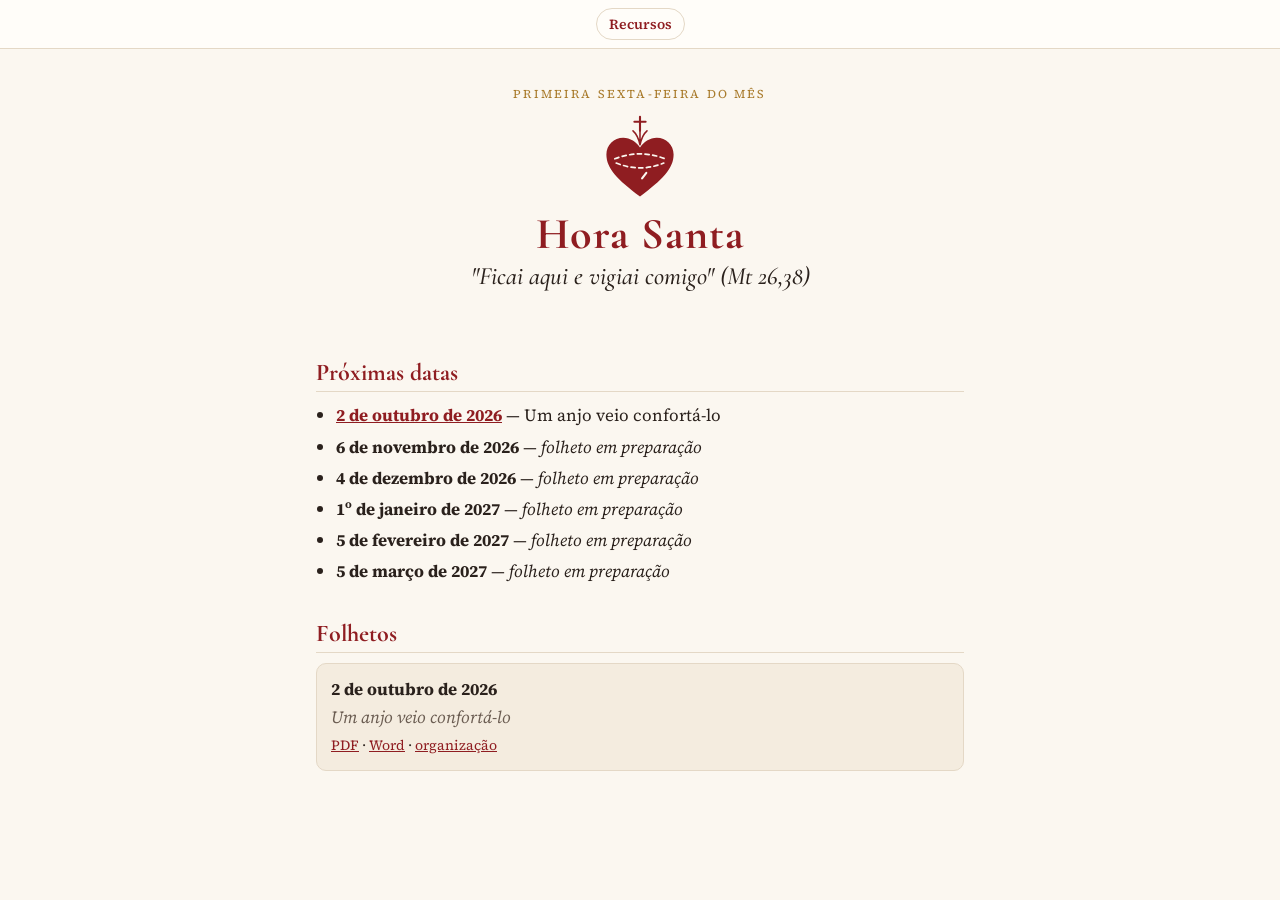
<file: index.html>
<!doctype html><html lang="pt-BR"><head><meta charset="utf-8">
<meta name="viewport" content="width=device-width, initial-scale=1">
<title>Horas Santas</title>
<meta name="description" content="Folhetos e organização da Hora Santa da primeira sexta-feira.">
<link href="https://fonts.googleapis.com/css2?family=Cormorant+Garamond:ital,wght@0,500;0,700;1,500&family=Source+Serif+4:opsz,wght@8..60,400;8..60,600&display=swap" rel="stylesheet">
<style>:root {
  --papel: #fbf7f0; --tinta: #2a211c; --suave: #6b5d52; --linha: #e4d8c6;
  --rubi: #8f1d21; --ouro: #a97b2c; --caixa: #f4ecdf; --barra: #fffdf9;
}
@media (prefers-color-scheme: dark) {
  :root:not([data-theme="light"]) {
    --papel: #1b1614; --tinta: #efe6da; --suave: #b9aa9a; --linha: #3a302a;
    --rubi: #e0676b; --ouro: #d7a854; --caixa: #262019; --barra: #221c19;
  }
}
:root[data-theme="dark"] {
  --papel: #1b1614; --tinta: #efe6da; --suave: #b9aa9a; --linha: #3a302a;
  --rubi: #e0676b; --ouro: #d7a854; --caixa: #262019; --barra: #221c19;
}
* { box-sizing: border-box; }
html { -webkit-text-size-adjust: 100%; }
body {
  margin: 0; background: var(--papel); color: var(--tinta);
  font: 17px/1.6 "Source Serif 4", Georgia, "Palatino Linotype", serif;
}
main { max-width: 680px; margin: 0 auto; padding: 0 16px 48px; }
.barra {
  position: sticky; top: 0; z-index: 5; display: flex; gap: 6px; flex-wrap: wrap;
  justify-content: center; padding: 8px 12px; background: var(--barra);
  border-bottom: 1px solid var(--linha);
}
.barra a {
  font: 600 14px/1 "Source Serif 4", Georgia, serif; color: var(--rubi);
  text-decoration: none; padding: 8px 12px; border: 1px solid var(--linha); border-radius: 999px;
}
.barra a:hover { background: var(--caixa); }

/* capa */
.capa { text-align: center; padding: 36px 0 28px; border-bottom: 2px solid var(--ouro); margin-bottom: 18px; }
.capa.curta { border: 0; }
.emblema { width: 84px; height: 91px; color: var(--rubi); display: block; margin: 10px auto 4px; }
.capa h1 {
  font: 700 44px/1.05 "Cormorant Garamond", Georgia, serif; color: var(--rubi);
  margin: 6px 0 4px; letter-spacing: .02em;
}
.sobre { text-transform: uppercase; letter-spacing: .18em; font-size: 12px; color: var(--ouro); margin: 0; }
.data { font-size: 19px; font-weight: 600; margin: 4px 0 14px; }
.tema { font: italic 500 25px/1.25 "Cormorant Garamond", Georgia, serif; margin: 0 0 4px; }
.versiculo { color: var(--suave); font-size: 15px; margin: 0 0 16px; }
.programa {
  list-style: none; padding: 12px 16px; margin: 0 auto 14px; max-width: 380px; text-align: left;
  background: var(--caixa); border-radius: 10px; font-size: 15px;
}
.programa li { padding: 3px 0; }
.programa b { color: var(--rubi); display: inline-block; min-width: 52px; }
.paroquia { font-size: 14px; color: var(--suave); margin: 0; }

/* corpo */
h2 {
  font: 700 27px/1.2 "Cormorant Garamond", Georgia, serif; color: var(--rubi);
  margin: 34px 0 10px; padding-bottom: 4px; border-bottom: 1px solid var(--linha);
}
h3 { font: 700 21px/1.25 "Cormorant Garamond", Georgia, serif; margin: 22px 0 6px; color: var(--tinta); }
.hora {
  display: inline-block; font: 600 14px/1 "Source Serif 4", Georgia, serif; color: #fff;
  background: var(--rubi); padding: 5px 9px; border-radius: 6px; vertical-align: 4px; margin-right: 4px;
}
p { margin: 0 0 10px; }
.rubrica p { color: var(--rubi); font-style: italic; font-size: 15px; margin: 4px 0 8px; }
.fala { padding-left: 30px; text-indent: -30px; }
.fala p { margin: 0 0 8px; }
.quem { color: var(--rubi); font-weight: 600; display: inline-block; width: 26px; text-indent: 0; }
.todos p { font-weight: 600; }
.oracao, .nota {
  background: var(--caixa); border-left: 4px solid var(--ouro); border-radius: 0 10px 10px 0;
  padding: 12px 16px; margin: 12px 0 16px;
}
.nota, .oracao.curta { break-inside: avoid; }
.check ul { list-style: none; padding-left: 2px; }
.oracao .tit, .nota .tit {
  font: 700 19px/1.2 "Cormorant Garamond", Georgia, serif; color: var(--rubi); margin-bottom: 6px;
}
.nota { border-left-color: var(--rubi); font-size: 15.5px; }
.oracao p:last-child, .nota p:last-child { margin-bottom: 0; }
ul, ol { padding-left: 22px; margin: 0 0 12px; }
li { margin: 2px 0; }
table { width: 100%; border-collapse: collapse; font-size: 15px; margin: 8px 0 16px; }
th, td { border: 1px solid var(--linha); padding: 6px 8px; text-align: left; vertical-align: top; }
th { background: var(--caixa); }
.tabela { overflow-x: auto; }
hr { border: 0; border-top: 1px solid var(--linha); margin: 24px 0; }
a { color: var(--rubi); }
.rodape { margin-top: 36px; padding-top: 10px; border-top: 1px solid var(--linha); font-size: 13px; color: var(--suave); text-align: center; }

/* índice */
.arquivo { list-style: none; padding: 0; }
.arquivo li { border: 1px solid var(--linha); border-radius: 10px; padding: 12px 14px; margin: 10px 0; background: var(--caixa); }
.arquivo li > a { text-decoration: none; color: var(--tinta); display: block; }
.arquivo span { display: block; font-style: italic; color: var(--suave); }
.arquivo small { font-size: 14px; }

@media (max-width: 480px) {
  body { font-size: 16.5px; }
  .capa h1 { font-size: 38px; }
  table { font-size: 14px; }
}

/* impressão: A5, pronto para dobrar ou enviar */
@page { size: A5; margin: 13mm 12mm 14mm; }
@media print {
  :root { --papel: #fff; --tinta: #1d1714; --suave: #5c5047; --linha: #d9ccb8;
          --rubi: #8f1d21; --ouro: #a97b2c; --caixa: #f6efe4; }
  body { font-size: 10.6pt; line-height: 1.45; background: #fff; }
  main { max-width: none; padding: 0; }
  .barra { display: none; }
  .capa { min-height: 178mm; display: flex; flex-direction: column; justify-content: center;
          border-bottom: 0; break-after: page; padding: 0; }
  .emblema { width: 30mm; height: 33mm; }
  .capa h1 { font-size: 34pt; }
  h2 { font-size: 17pt; margin-top: 16pt; break-after: avoid; }
  h3 { font-size: 13.5pt; break-after: avoid; }
  .hora { font-size: 9pt; }
  .rubrica p { font-size: 9.5pt; }
  .quebra { break-after: page; }
  .nota, tr { break-inside: avoid; }
  .oracao { box-decoration-break: clone; -webkit-box-decoration-break: clone; }
  table { font-size: 9pt; }
  a { color: inherit; text-decoration: none; }
  * { -webkit-print-color-adjust: exact; print-color-adjust: exact; }
}
.proximas { padding-left: 20px; }
.proximas li { margin: 4px 0; }
.indice h2 { font-size: 24px; }
</style></head><body class="indice">
<nav class="barra"><a href="recursos.html">Recursos</a></nav><main>
<header class="capa curta"><p class="sobre">Primeira sexta-feira do mês</p><svg class="emblema" viewBox="0 0 120 130" aria-hidden="true">
  <g fill="none" stroke="currentColor" stroke-width="2.2" stroke-linecap="round">
    <path d="M60 44 C60 44 57 30 50 24 M60 44 C60 44 63 30 70 24 M60 40 C60 40 60 26 60 18"/>
    <path d="M60 4 V24 M52 11 H68" stroke-width="3"/>
  </g>
  <path d="M60 118 C28 94 12 78 12 58 C12 44 23 34 36 34 C46 34 55 40 60 48 C65 40 74 34 84 34 C97 34 108 44 108 58 C108 78 92 94 60 118 Z"
        fill="currentColor"/>
  <g fill="none" stroke="#fbf7f0" stroke-width="2.4" stroke-linecap="round">
    <path d="M24 64 Q60 50 96 64" stroke-dasharray="6 5"/>
    <path d="M26 70 Q60 84 94 70" stroke-dasharray="6 5"/>
  </g>
  <path d="M63 92 l6 -8" stroke="#fbf7f0" stroke-width="3" stroke-linecap="round"/>
</svg><h1>Hora Santa</h1>
<p class="tema">"Ficai aqui e vigiai comigo" (Mt 26,38)</p></header>
<h2>Próximas datas</h2><ul class="proximas"><li><a href="2026-10-02/folheto.html"><b>2 de outubro de 2026</b></a> — Um anjo veio confortá-lo</li><li><b>6 de novembro de 2026</b> — <i>folheto em preparação</i></li><li><b>4 de dezembro de 2026</b> — <i>folheto em preparação</i></li><li><b>1º de janeiro de 2027</b> — <i>folheto em preparação</i></li><li><b>5 de fevereiro de 2027</b> — <i>folheto em preparação</i></li><li><b>5 de março de 2027</b> — <i>folheto em preparação</i></li></ul>
<h2>Folhetos</h2><ul class="arquivo"><li><a href="2026-10-02/folheto.html"><b>2 de outubro de 2026</b>
<span>Um anjo veio confortá-lo</span></a>
<small><a href="2026-10-02/folheto.pdf">PDF</a> · <a href="2026-10-02/folheto.docx">Word</a> · <a href="2026-10-02/organizacao.html">organização</a></small></li></ul></main></body></html>
</file>
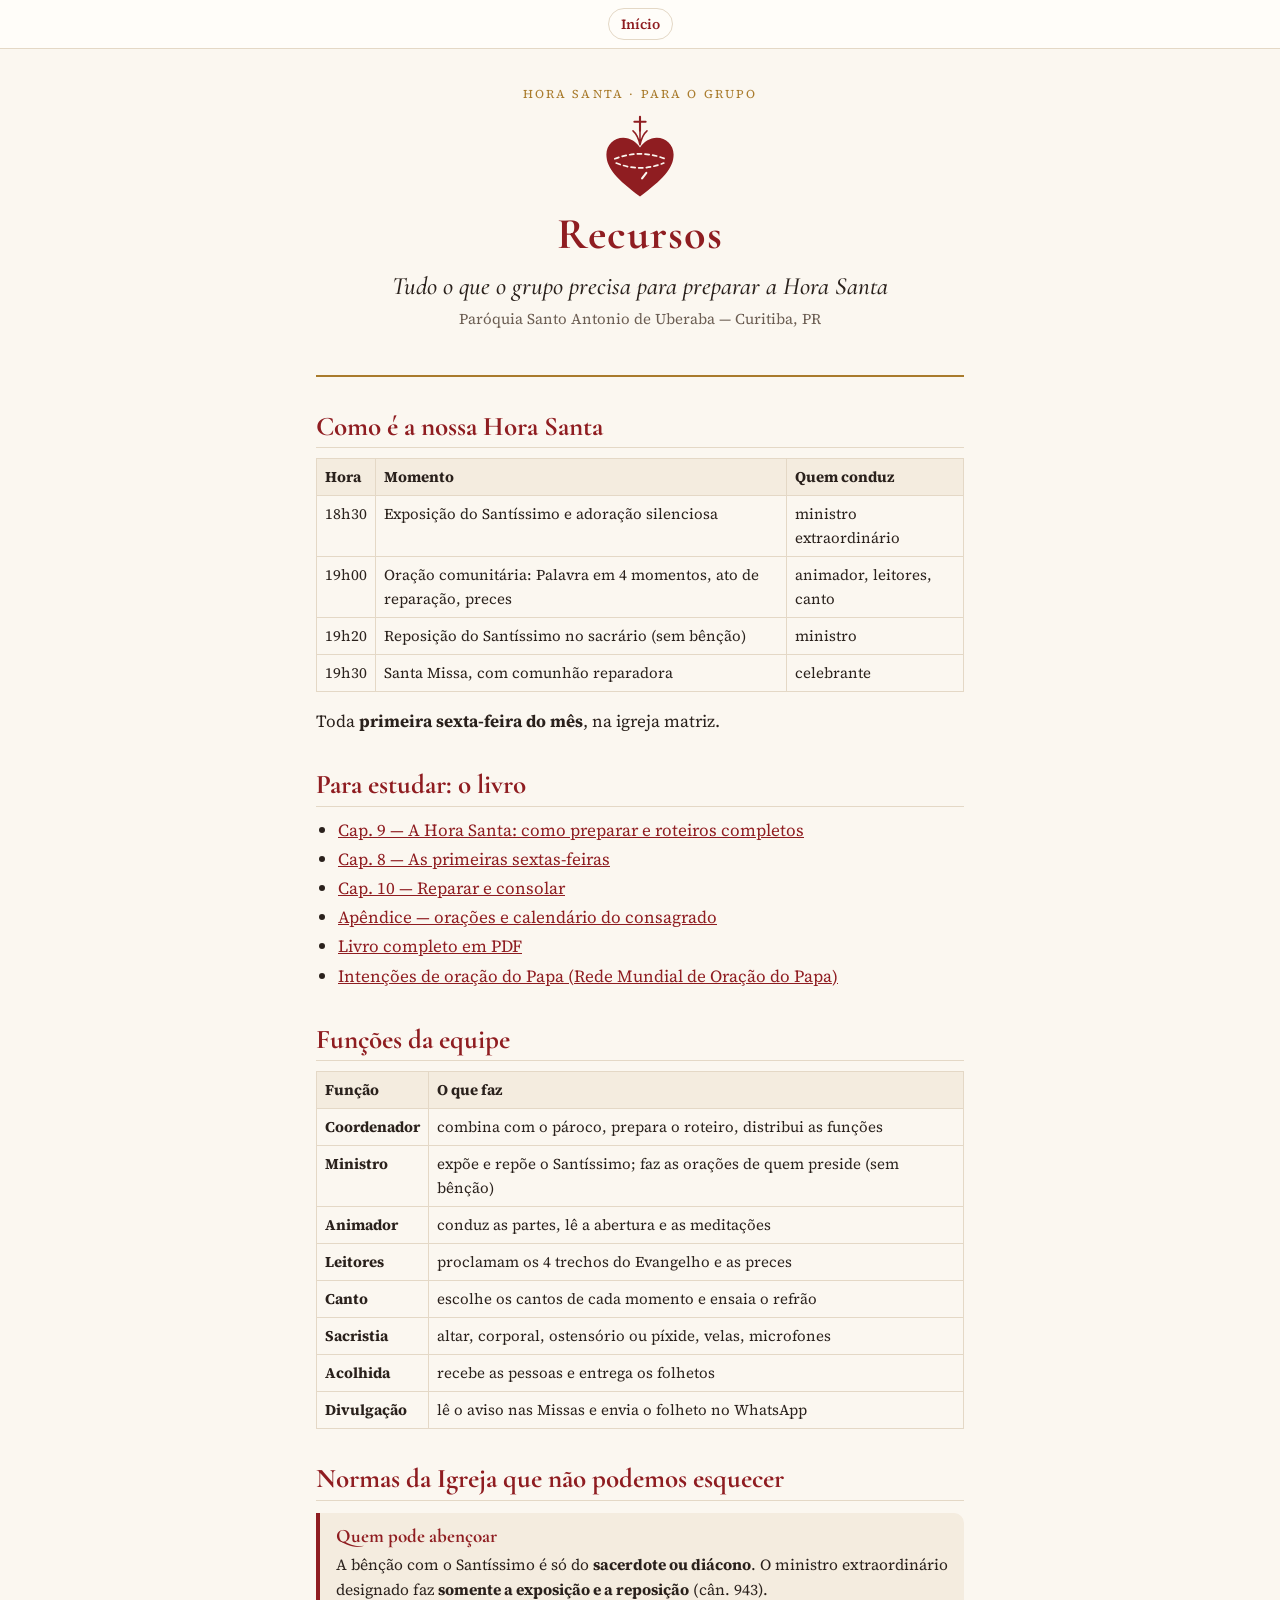
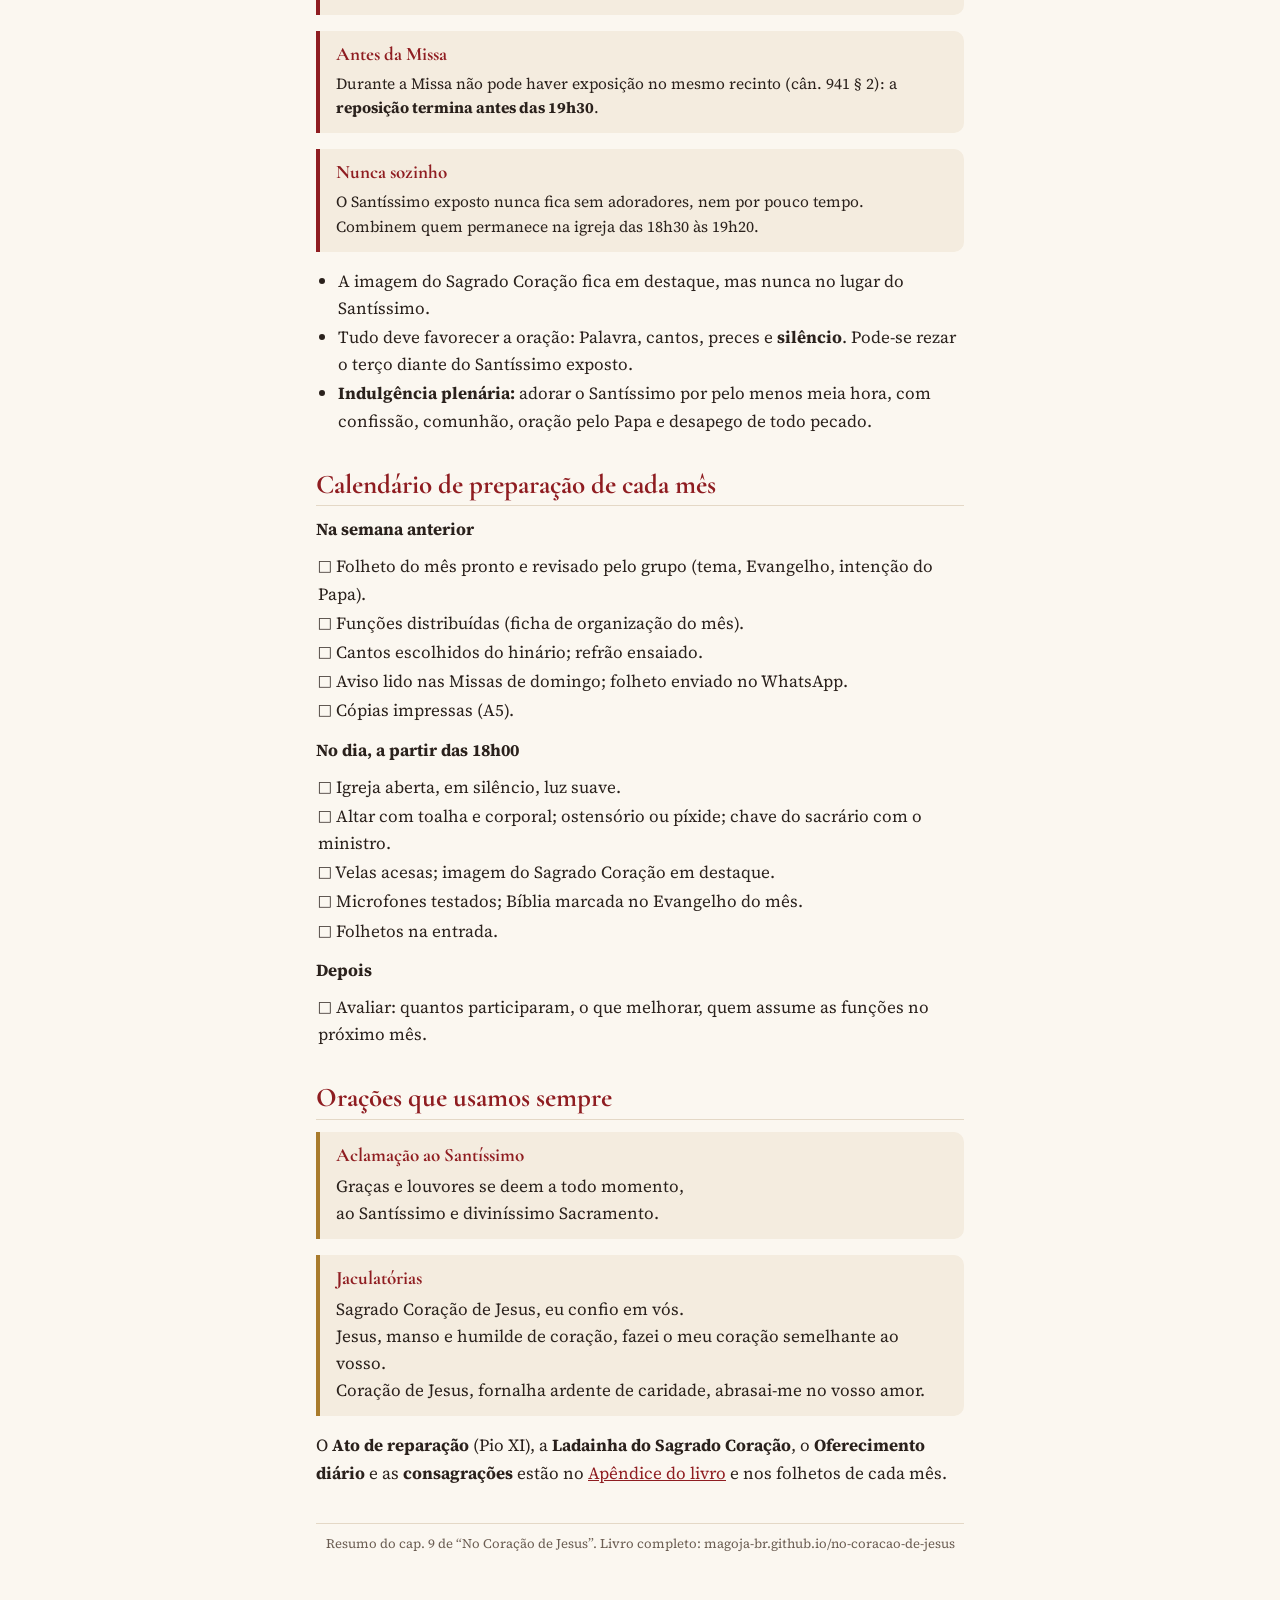
<file: recursos.html>
<!doctype html>
<html lang="pt-BR">
<head>
<meta charset="utf-8">
<meta name="viewport" content="width=device-width, initial-scale=1">
<title>Recursos</title>
<meta name="description" content="Tudo o que o grupo precisa para preparar a Hora Santa">
<link rel="preconnect" href="https://fonts.googleapis.com">
<link href="https://fonts.googleapis.com/css2?family=Cormorant+Garamond:ital,wght@0,500;0,700;1,500&family=Source+Serif+4:ital,opsz,wght@0,8..60,400;0,8..60,600;1,8..60,400&display=swap" rel="stylesheet">
<style>:root {
  --papel: #fbf7f0; --tinta: #2a211c; --suave: #6b5d52; --linha: #e4d8c6;
  --rubi: #8f1d21; --ouro: #a97b2c; --caixa: #f4ecdf; --barra: #fffdf9;
}
@media (prefers-color-scheme: dark) {
  :root:not([data-theme="light"]) {
    --papel: #1b1614; --tinta: #efe6da; --suave: #b9aa9a; --linha: #3a302a;
    --rubi: #e0676b; --ouro: #d7a854; --caixa: #262019; --barra: #221c19;
  }
}
:root[data-theme="dark"] {
  --papel: #1b1614; --tinta: #efe6da; --suave: #b9aa9a; --linha: #3a302a;
  --rubi: #e0676b; --ouro: #d7a854; --caixa: #262019; --barra: #221c19;
}
* { box-sizing: border-box; }
html { -webkit-text-size-adjust: 100%; }
body {
  margin: 0; background: var(--papel); color: var(--tinta);
  font: 17px/1.6 "Source Serif 4", Georgia, "Palatino Linotype", serif;
}
main { max-width: 680px; margin: 0 auto; padding: 0 16px 48px; }
.barra {
  position: sticky; top: 0; z-index: 5; display: flex; gap: 6px; flex-wrap: wrap;
  justify-content: center; padding: 8px 12px; background: var(--barra);
  border-bottom: 1px solid var(--linha);
}
.barra a {
  font: 600 14px/1 "Source Serif 4", Georgia, serif; color: var(--rubi);
  text-decoration: none; padding: 8px 12px; border: 1px solid var(--linha); border-radius: 999px;
}
.barra a:hover { background: var(--caixa); }

/* capa */
.capa { text-align: center; padding: 36px 0 28px; border-bottom: 2px solid var(--ouro); margin-bottom: 18px; }
.capa.curta { border: 0; }
.emblema { width: 84px; height: 91px; color: var(--rubi); display: block; margin: 10px auto 4px; }
.capa h1 {
  font: 700 44px/1.05 "Cormorant Garamond", Georgia, serif; color: var(--rubi);
  margin: 6px 0 4px; letter-spacing: .02em;
}
.sobre { text-transform: uppercase; letter-spacing: .18em; font-size: 12px; color: var(--ouro); margin: 0; }
.data { font-size: 19px; font-weight: 600; margin: 4px 0 14px; }
.tema { font: italic 500 25px/1.25 "Cormorant Garamond", Georgia, serif; margin: 0 0 4px; }
.versiculo { color: var(--suave); font-size: 15px; margin: 0 0 16px; }
.programa {
  list-style: none; padding: 12px 16px; margin: 0 auto 14px; max-width: 380px; text-align: left;
  background: var(--caixa); border-radius: 10px; font-size: 15px;
}
.programa li { padding: 3px 0; }
.programa b { color: var(--rubi); display: inline-block; min-width: 52px; }
.paroquia { font-size: 14px; color: var(--suave); margin: 0; }

/* corpo */
h2 {
  font: 700 27px/1.2 "Cormorant Garamond", Georgia, serif; color: var(--rubi);
  margin: 34px 0 10px; padding-bottom: 4px; border-bottom: 1px solid var(--linha);
}
h3 { font: 700 21px/1.25 "Cormorant Garamond", Georgia, serif; margin: 22px 0 6px; color: var(--tinta); }
.hora {
  display: inline-block; font: 600 14px/1 "Source Serif 4", Georgia, serif; color: #fff;
  background: var(--rubi); padding: 5px 9px; border-radius: 6px; vertical-align: 4px; margin-right: 4px;
}
p { margin: 0 0 10px; }
.rubrica p { color: var(--rubi); font-style: italic; font-size: 15px; margin: 4px 0 8px; }
.fala { padding-left: 30px; text-indent: -30px; }
.fala p { margin: 0 0 8px; }
.quem { color: var(--rubi); font-weight: 600; display: inline-block; width: 26px; text-indent: 0; }
.todos p { font-weight: 600; }
.oracao, .nota {
  background: var(--caixa); border-left: 4px solid var(--ouro); border-radius: 0 10px 10px 0;
  padding: 12px 16px; margin: 12px 0 16px;
}
.nota, .oracao.curta { break-inside: avoid; }
.check ul { list-style: none; padding-left: 2px; }
.oracao .tit, .nota .tit {
  font: 700 19px/1.2 "Cormorant Garamond", Georgia, serif; color: var(--rubi); margin-bottom: 6px;
}
.nota { border-left-color: var(--rubi); font-size: 15.5px; }
.oracao p:last-child, .nota p:last-child { margin-bottom: 0; }
ul, ol { padding-left: 22px; margin: 0 0 12px; }
li { margin: 2px 0; }
table { width: 100%; border-collapse: collapse; font-size: 15px; margin: 8px 0 16px; }
th, td { border: 1px solid var(--linha); padding: 6px 8px; text-align: left; vertical-align: top; }
th { background: var(--caixa); }
.tabela { overflow-x: auto; }
hr { border: 0; border-top: 1px solid var(--linha); margin: 24px 0; }
a { color: var(--rubi); }
.rodape { margin-top: 36px; padding-top: 10px; border-top: 1px solid var(--linha); font-size: 13px; color: var(--suave); text-align: center; }

/* índice */
.arquivo { list-style: none; padding: 0; }
.arquivo li { border: 1px solid var(--linha); border-radius: 10px; padding: 12px 14px; margin: 10px 0; background: var(--caixa); }
.arquivo li > a { text-decoration: none; color: var(--tinta); display: block; }
.arquivo span { display: block; font-style: italic; color: var(--suave); }
.arquivo small { font-size: 14px; }

@media (max-width: 480px) {
  body { font-size: 16.5px; }
  .capa h1 { font-size: 38px; }
  table { font-size: 14px; }
}

/* impressão: A5, pronto para dobrar ou enviar */
@page { size: A5; margin: 13mm 12mm 14mm; }
@media print {
  :root { --papel: #fff; --tinta: #1d1714; --suave: #5c5047; --linha: #d9ccb8;
          --rubi: #8f1d21; --ouro: #a97b2c; --caixa: #f6efe4; }
  body { font-size: 10.6pt; line-height: 1.45; background: #fff; }
  main { max-width: none; padding: 0; }
  .barra { display: none; }
  .capa { min-height: 178mm; display: flex; flex-direction: column; justify-content: center;
          border-bottom: 0; break-after: page; padding: 0; }
  .emblema { width: 30mm; height: 33mm; }
  .capa h1 { font-size: 34pt; }
  h2 { font-size: 17pt; margin-top: 16pt; break-after: avoid; }
  h3 { font-size: 13.5pt; break-after: avoid; }
  .hora { font-size: 9pt; }
  .rubrica p { font-size: 9.5pt; }
  .quebra { break-after: page; }
  .nota, tr { break-inside: avoid; }
  .oracao { box-decoration-break: clone; -webkit-box-decoration-break: clone; }
  table { font-size: 9pt; }
  a { color: inherit; text-decoration: none; }
  * { -webkit-print-color-adjust: exact; print-color-adjust: exact; }
}
.proximas { padding-left: 20px; }
.proximas li { margin: 4px 0; }
.indice h2 { font-size: 24px; }
</style>
</head>
<body class="pagina">
<nav class="barra"><a href="index.html">Início</a></nav>
<main>

<header class="capa">
  <p class="sobre">Hora Santa · para o grupo</p>
  <svg class="emblema" viewBox="0 0 120 130" aria-hidden="true">
  <g fill="none" stroke="currentColor" stroke-width="2.2" stroke-linecap="round">
    <path d="M60 44 C60 44 57 30 50 24 M60 44 C60 44 63 30 70 24 M60 40 C60 40 60 26 60 18"/>
    <path d="M60 4 V24 M52 11 H68" stroke-width="3"/>
  </g>
  <path d="M60 118 C28 94 12 78 12 58 C12 44 23 34 36 34 C46 34 55 40 60 48 C65 40 74 34 84 34 C97 34 108 44 108 58 C108 78 92 94 60 118 Z"
        fill="currentColor"/>
  <g fill="none" stroke="#fbf7f0" stroke-width="2.4" stroke-linecap="round">
    <path d="M24 64 Q60 50 96 64" stroke-dasharray="6 5"/>
    <path d="M26 70 Q60 84 94 70" stroke-dasharray="6 5"/>
  </g>
  <path d="M63 92 l6 -8" stroke="#fbf7f0" stroke-width="3" stroke-linecap="round"/>
</svg>
  <h1>Recursos</h1>
  <p class="data"></p>
  <p class="tema">Tudo o que o grupo precisa para preparar a Hora Santa</p>
  <p class="versiculo">Paróquia Santo Antonio de Uberaba — Curitiba, PR</p>
  
  <p class="paroquia"></p>
</header>
<article>
<h2>Como é a nossa Hora Santa</h2>
<table>
<thead>
<tr>
<th>Hora</th>
<th>Momento</th>
<th>Quem conduz</th>
</tr>
</thead>
<tbody>
<tr>
<td>18h30</td>
<td>Exposição do Santíssimo e adoração silenciosa</td>
<td>ministro extraordinário</td>
</tr>
<tr>
<td>19h00</td>
<td>Oração comunitária: Palavra em 4 momentos, ato de reparação, preces</td>
<td>animador, leitores, canto</td>
</tr>
<tr>
<td>19h20</td>
<td>Reposição do Santíssimo no sacrário (sem bênção)</td>
<td>ministro</td>
</tr>
<tr>
<td>19h30</td>
<td>Santa Missa, com comunhão reparadora</td>
<td>celebrante</td>
</tr>
</tbody>
</table>
<p>Toda <strong>primeira sexta-feira do mês</strong>, na igreja matriz.</p>
<h2>Para estudar: o livro</h2>
<ul>
<li><a href="https://magoja-br.github.io/no-coracao-de-jesus/09-hora-santa.html">Cap. 9 — A Hora Santa: como preparar e roteiros completos</a></li>
<li><a href="https://magoja-br.github.io/no-coracao-de-jesus/08-primeiras-sextas-feiras.html">Cap. 8 — As primeiras sextas-feiras</a></li>
<li><a href="https://magoja-br.github.io/no-coracao-de-jesus/10-reparar-e-consolar.html">Cap. 10 — Reparar e consolar</a></li>
<li><a href="https://magoja-br.github.io/no-coracao-de-jesus/12-apendice-oracoes-e-calendario.html">Apêndice — orações e calendário do consagrado</a></li>
<li><a href="https://magoja-br.github.io/no-coracao-de-jesus/no-coracao-de-jesus.pdf">Livro completo em PDF</a></li>
<li><a href="https://www.popesprayer.va/pt-pt/">Intenções de oração do Papa (Rede Mundial de Oração do Papa)</a></li>
</ul>
<h2>Funções da equipe</h2>
<table>
<thead>
<tr>
<th>Função</th>
<th>O que faz</th>
</tr>
</thead>
<tbody>
<tr>
<td><strong>Coordenador</strong></td>
<td>combina com o pároco, prepara o roteiro, distribui as funções</td>
</tr>
<tr>
<td><strong>Ministro</strong></td>
<td>expõe e repõe o Santíssimo; faz as orações de quem preside (sem bênção)</td>
</tr>
<tr>
<td><strong>Animador</strong></td>
<td>conduz as partes, lê a abertura e as meditações</td>
</tr>
<tr>
<td><strong>Leitores</strong></td>
<td>proclamam os 4 trechos do Evangelho e as preces</td>
</tr>
<tr>
<td><strong>Canto</strong></td>
<td>escolhe os cantos de cada momento e ensaia o refrão</td>
</tr>
<tr>
<td><strong>Sacristia</strong></td>
<td>altar, corporal, ostensório ou píxide, velas, microfones</td>
</tr>
<tr>
<td><strong>Acolhida</strong></td>
<td>recebe as pessoas e entrega os folhetos</td>
</tr>
<tr>
<td><strong>Divulgação</strong></td>
<td>lê o aviso nas Missas e envia o folheto no WhatsApp</td>
</tr>
</tbody>
</table>
<h2>Normas da Igreja que não podemos esquecer</h2>
<div class="nota">
<p class="tit">Quem pode abençoar</p>
<p>A bênção com o Santíssimo é só do <strong>sacerdote ou diácono</strong>. O ministro extraordinário designado faz <strong>somente a exposição e a reposição</strong> (cân. 943).</p>
</div>
<div class="nota">
<p class="tit">Antes da Missa</p>
<p>Durante a Missa não pode haver exposição no mesmo recinto (cân. 941 § 2): a <strong>reposição termina antes das 19h30</strong>.</p>
</div>
<div class="nota">
<p class="tit">Nunca sozinho</p>
<p>O Santíssimo exposto nunca fica sem adoradores, nem por pouco tempo. Combinem quem permanece na igreja das 18h30 às 19h20.</p>
</div>
<ul>
<li>A imagem do Sagrado Coração fica em destaque, mas nunca no lugar do Santíssimo.</li>
<li>Tudo deve favorecer a oração: Palavra, cantos, preces e <strong>silêncio</strong>. Pode-se rezar o terço diante do Santíssimo exposto.</li>
<li><strong>Indulgência plenária:</strong> adorar o Santíssimo por pelo menos meia hora, com confissão, comunhão, oração pelo Papa e desapego de todo pecado.</li>
</ul>
<h2>Calendário de preparação de cada mês</h2>
<p><strong>Na semana anterior</strong></p>
<div class="check">
<ul>
<li>☐ Folheto do mês pronto e revisado pelo grupo (tema, Evangelho, intenção do Papa).</li>
<li>☐ Funções distribuídas (ficha de organização do mês).</li>
<li>☐ Cantos escolhidos do hinário; refrão ensaiado.</li>
<li>☐ Aviso lido nas Missas de domingo; folheto enviado no WhatsApp.</li>
<li>☐ Cópias impressas (A5).</li>
</ul>
</div>
<p><strong>No dia, a partir das 18h00</strong></p>
<div class="check">
<ul>
<li>☐ Igreja aberta, em silêncio, luz suave.</li>
<li>☐ Altar com toalha e corporal; ostensório ou píxide; chave do sacrário com o ministro.</li>
<li>☐ Velas acesas; imagem do Sagrado Coração em destaque.</li>
<li>☐ Microfones testados; Bíblia marcada no Evangelho do mês.</li>
<li>☐ Folhetos na entrada.</li>
</ul>
</div>
<p><strong>Depois</strong></p>
<div class="check">
<ul>
<li>☐ Avaliar: quantos participaram, o que melhorar, quem assume as funções no próximo mês.</li>
</ul>
</div>
<h2>Orações que usamos sempre</h2>
<div class="oracao curta">
<p class="tit">Aclamação ao Santíssimo</p>
<p>Graças e louvores se deem a todo momento,<br />
ao Santíssimo e diviníssimo Sacramento.</p>
</div>
<div class="oracao curta">
<p class="tit">Jaculatórias</p>
<p>Sagrado Coração de Jesus, eu confio em vós.<br />
Jesus, manso e humilde de coração, fazei o meu coração semelhante ao vosso.<br />
Coração de Jesus, fornalha ardente de caridade, abrasai-me no vosso amor.</p>
</div>
<p>O <strong>Ato de reparação</strong> (Pio XI), a <strong>Ladainha do Sagrado Coração</strong>, o <strong>Oferecimento diário</strong> e as <strong>consagrações</strong> estão no <a href="https://magoja-br.github.io/no-coracao-de-jesus/12-apendice-oracoes-e-calendario.html">Apêndice do livro</a> e nos folhetos de cada mês.</p>
</article>
<footer class="rodape">Resumo do cap. 9 de “No Coração de Jesus”. Livro completo: magoja-br.github.io/no-coracao-de-jesus</footer>
</main>
</body>
</html>
</file>
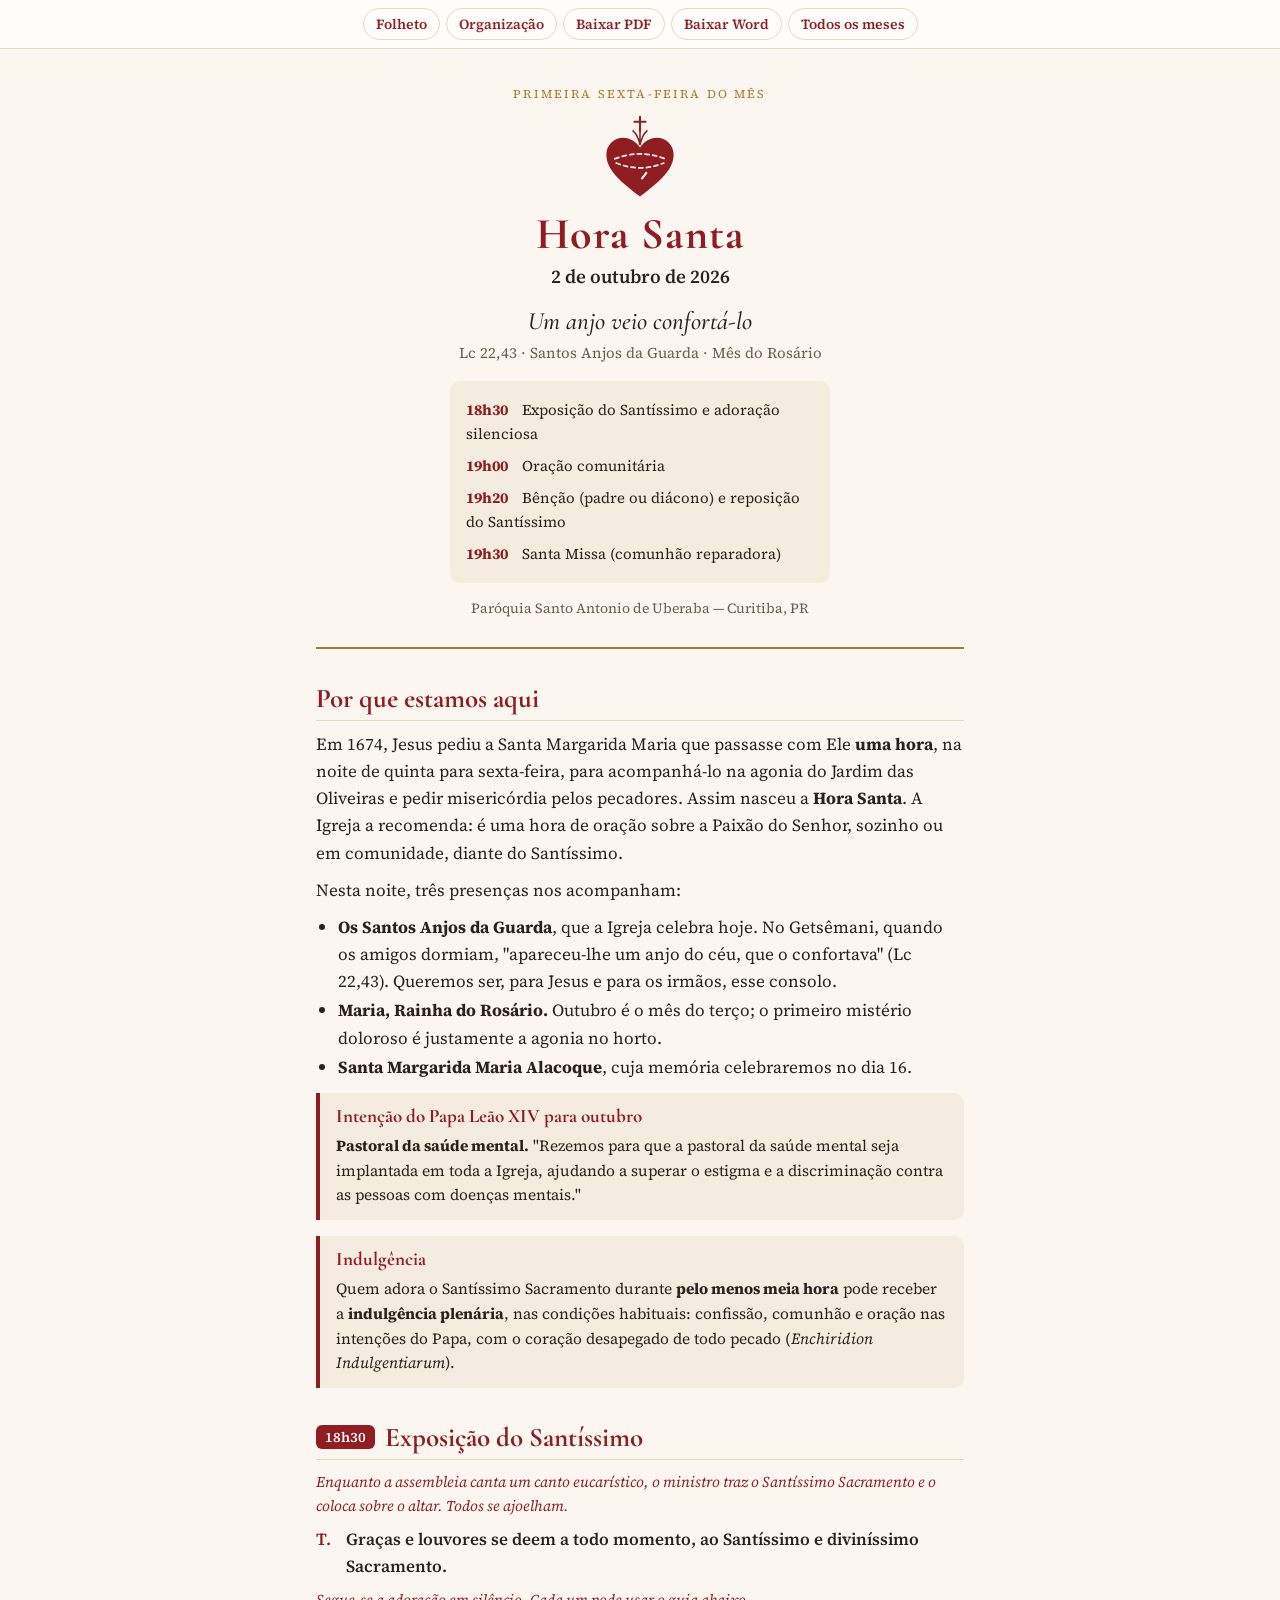
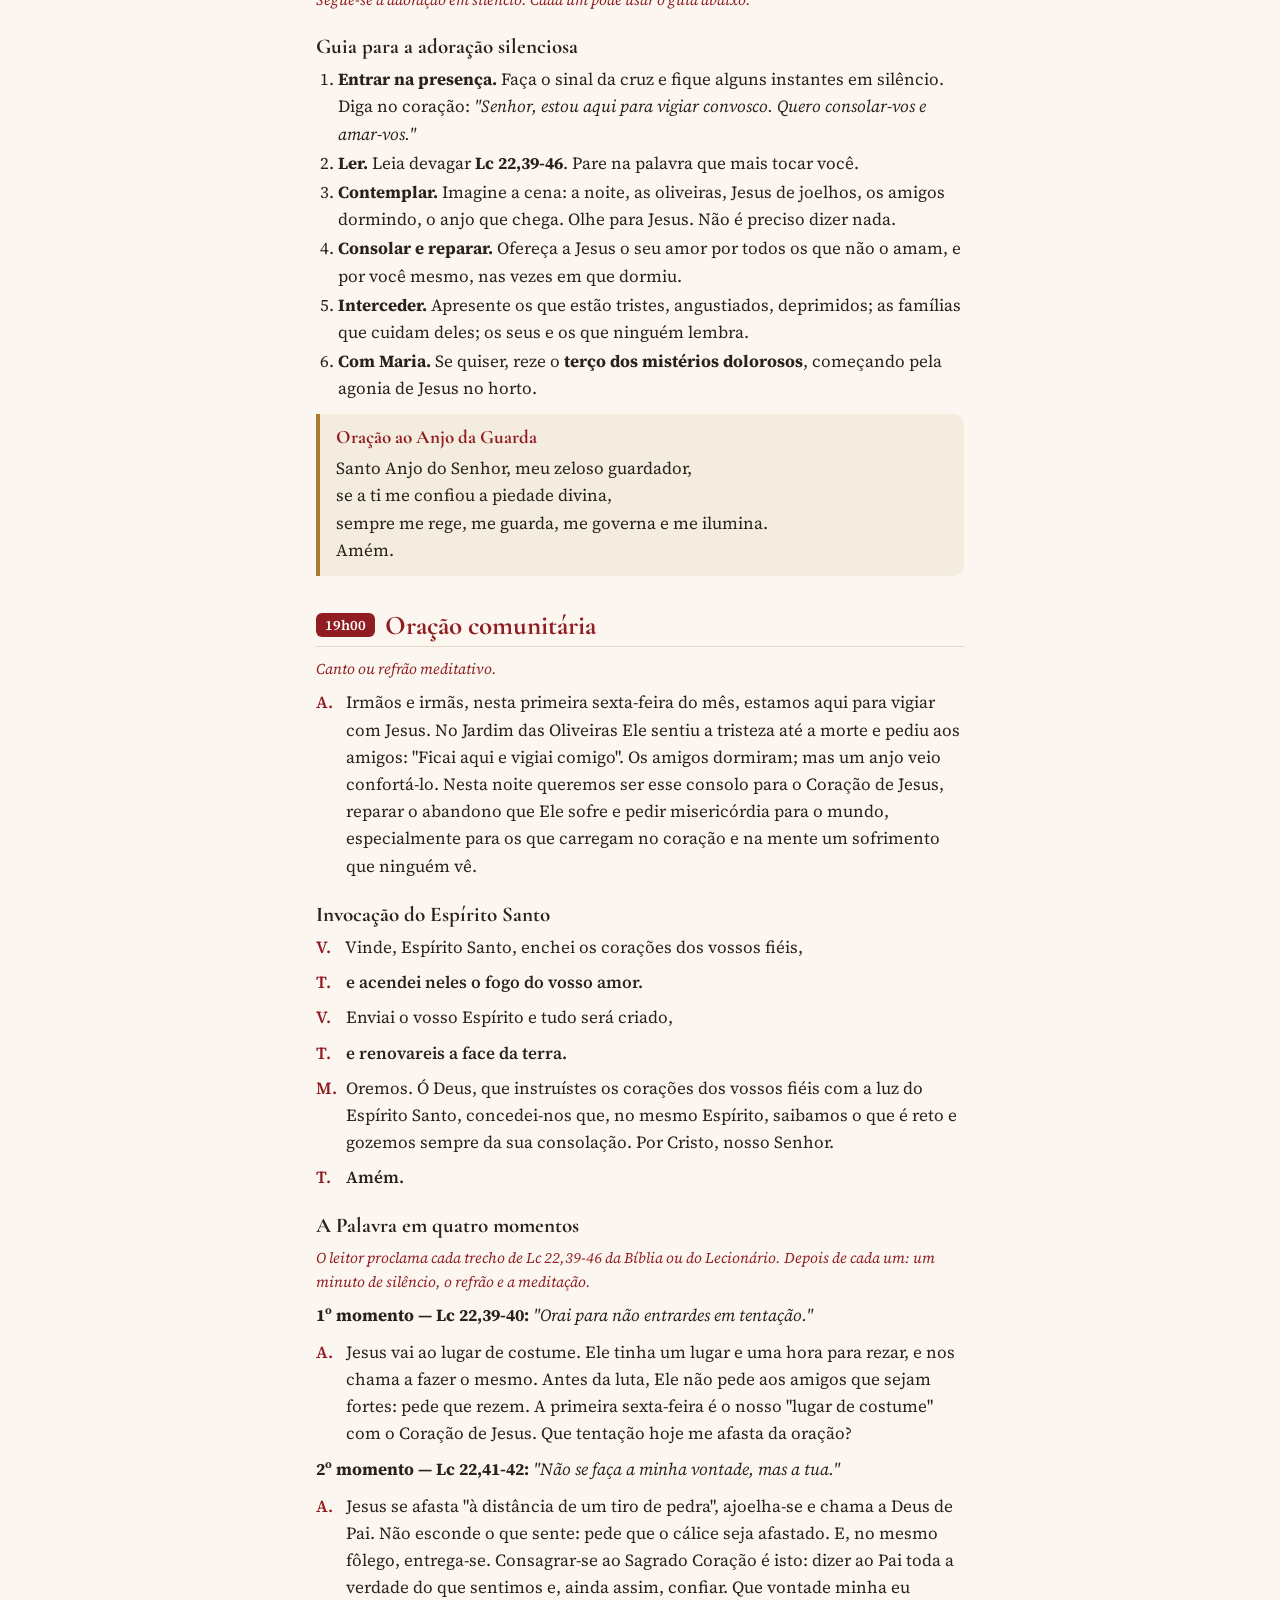
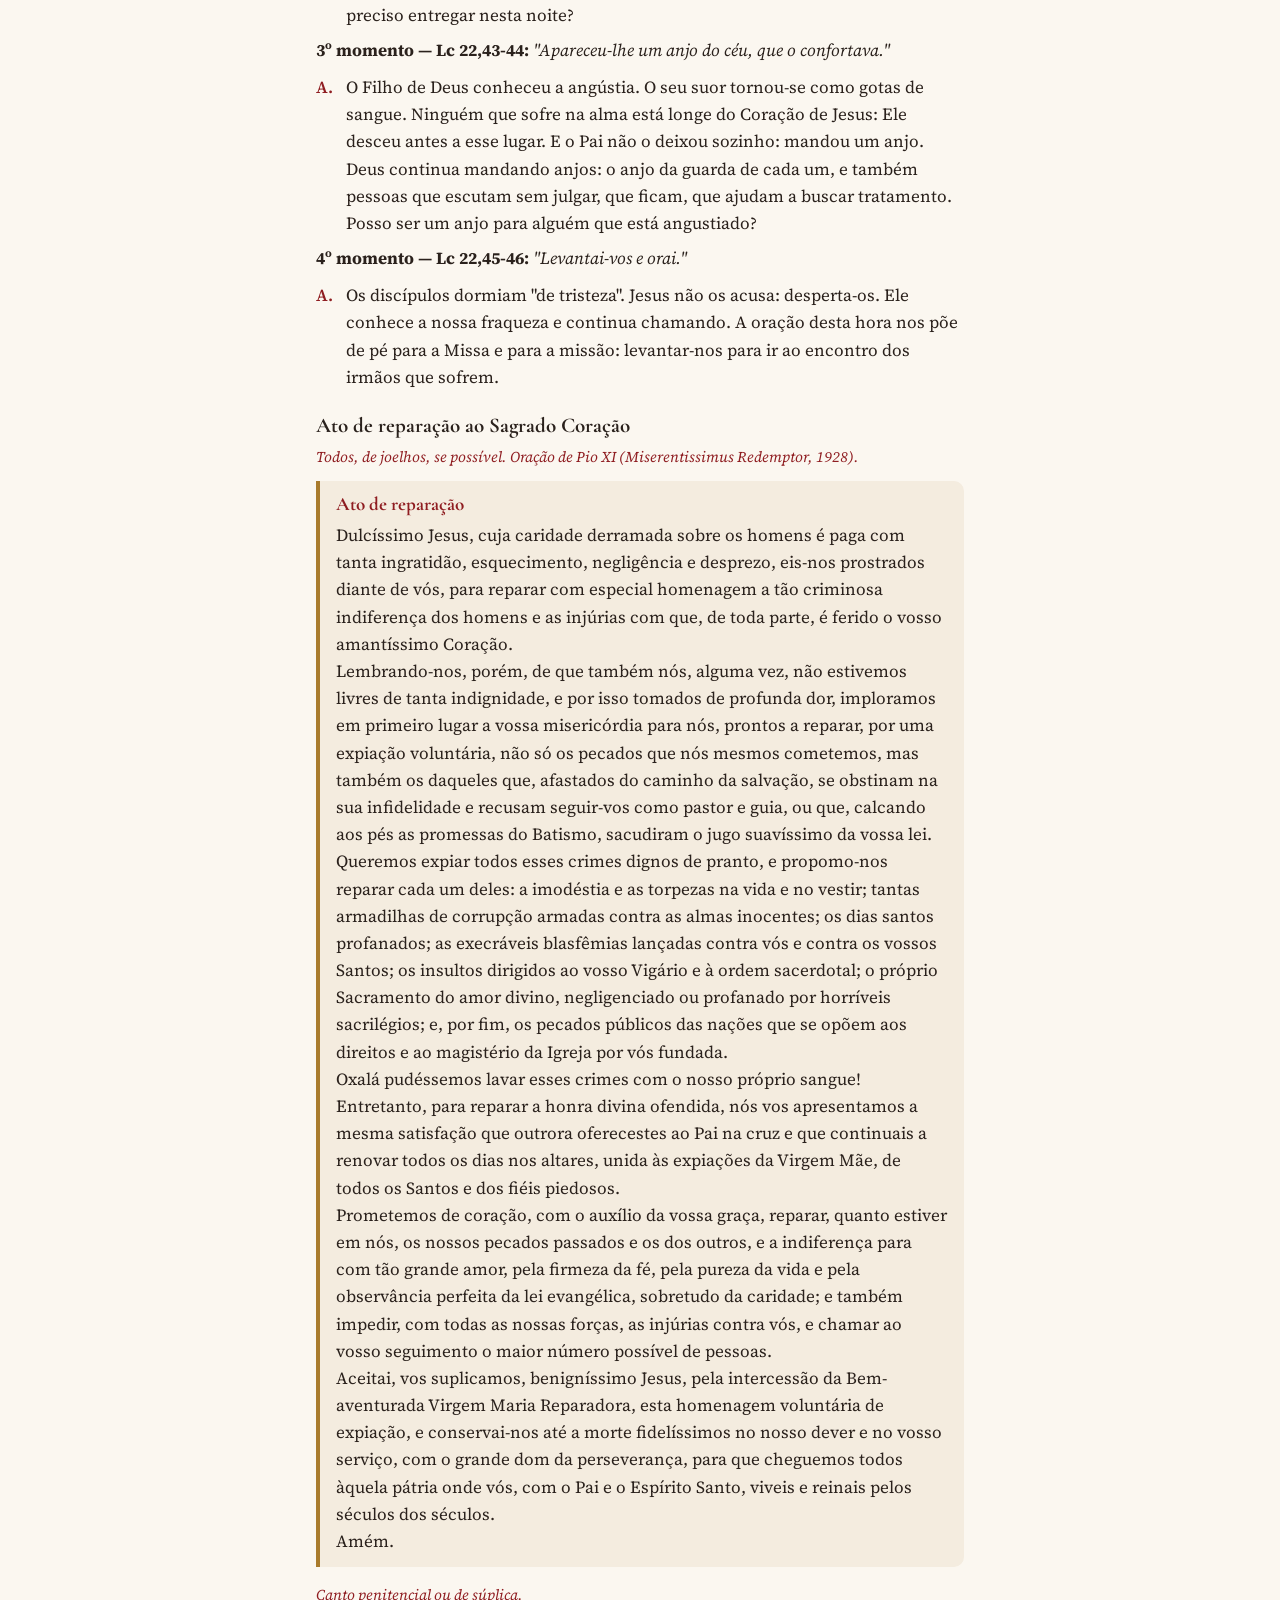
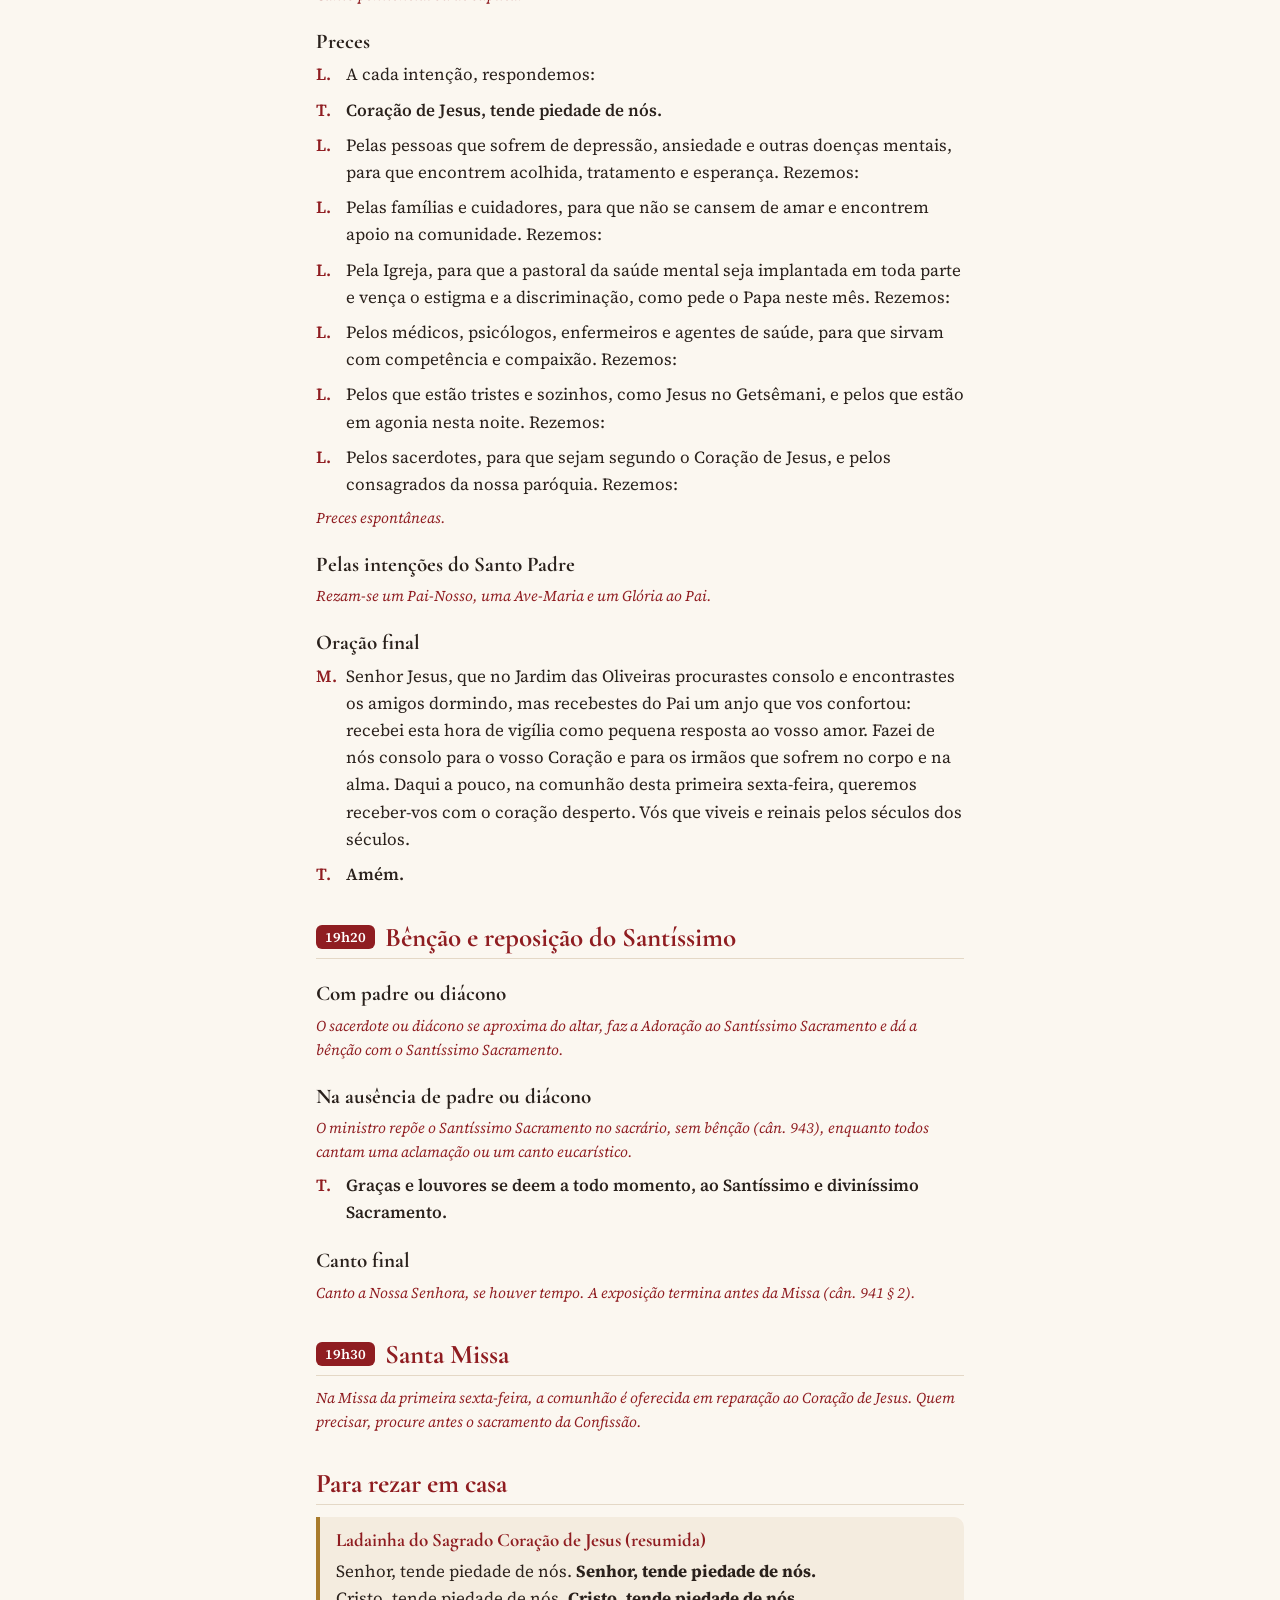
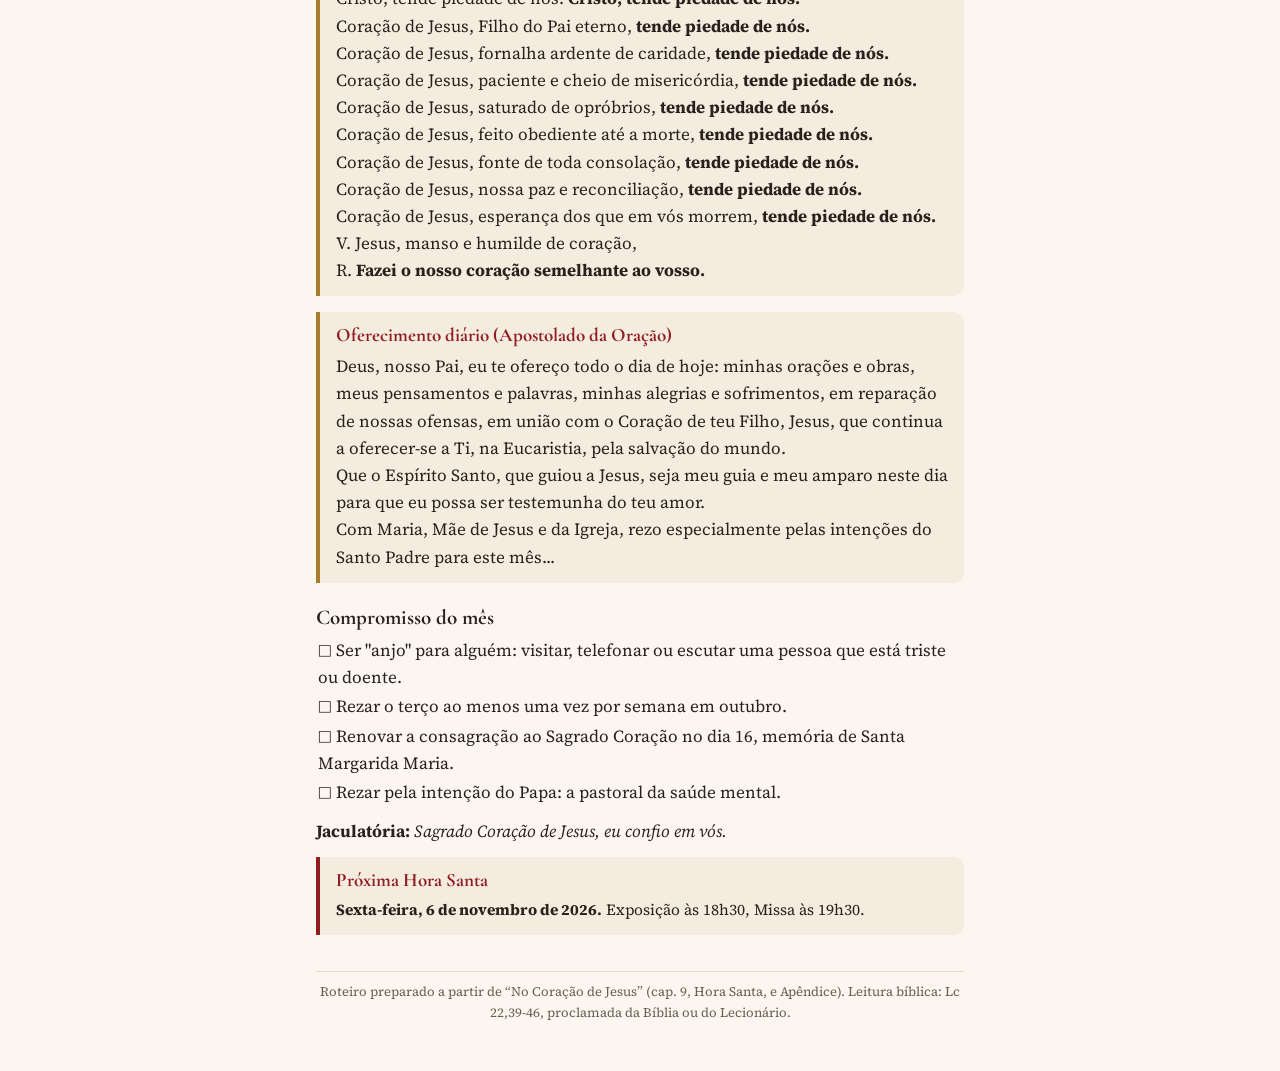
<file: 2026-10-02/folheto.html>
<!doctype html>
<html lang="pt-BR">
<head>
<meta charset="utf-8">
<meta name="viewport" content="width=device-width, initial-scale=1">
<title>Hora Santa — 2 de outubro de 2026</title>
<meta name="description" content="Um anjo veio confortá-lo">
<link rel="preconnect" href="https://fonts.googleapis.com">
<link href="https://fonts.googleapis.com/css2?family=Cormorant+Garamond:ital,wght@0,500;0,700;1,500&family=Source+Serif+4:ital,opsz,wght@0,8..60,400;0,8..60,600;1,8..60,400&display=swap" rel="stylesheet">
<style>:root {
  --papel: #fbf7f0; --tinta: #2a211c; --suave: #6b5d52; --linha: #e4d8c6;
  --rubi: #8f1d21; --ouro: #a97b2c; --caixa: #f4ecdf; --barra: #fffdf9;
}
@media (prefers-color-scheme: dark) {
  :root:not([data-theme="light"]) {
    --papel: #1b1614; --tinta: #efe6da; --suave: #b9aa9a; --linha: #3a302a;
    --rubi: #e0676b; --ouro: #d7a854; --caixa: #262019; --barra: #221c19;
  }
}
:root[data-theme="dark"] {
  --papel: #1b1614; --tinta: #efe6da; --suave: #b9aa9a; --linha: #3a302a;
  --rubi: #e0676b; --ouro: #d7a854; --caixa: #262019; --barra: #221c19;
}
* { box-sizing: border-box; }
html { -webkit-text-size-adjust: 100%; }
body {
  margin: 0; background: var(--papel); color: var(--tinta);
  font: 17px/1.6 "Source Serif 4", Georgia, "Palatino Linotype", serif;
}
main { max-width: 680px; margin: 0 auto; padding: 0 16px 48px; }
.barra {
  position: sticky; top: 0; z-index: 5; display: flex; gap: 6px; flex-wrap: wrap;
  justify-content: center; padding: 8px 12px; background: var(--barra);
  border-bottom: 1px solid var(--linha);
}
.barra a {
  font: 600 14px/1 "Source Serif 4", Georgia, serif; color: var(--rubi);
  text-decoration: none; padding: 8px 12px; border: 1px solid var(--linha); border-radius: 999px;
}
.barra a:hover { background: var(--caixa); }

/* capa */
.capa { text-align: center; padding: 36px 0 28px; border-bottom: 2px solid var(--ouro); margin-bottom: 18px; }
.capa.curta { border: 0; }
.emblema { width: 84px; height: 91px; color: var(--rubi); display: block; margin: 10px auto 4px; }
.capa h1 {
  font: 700 44px/1.05 "Cormorant Garamond", Georgia, serif; color: var(--rubi);
  margin: 6px 0 4px; letter-spacing: .02em;
}
.sobre { text-transform: uppercase; letter-spacing: .18em; font-size: 12px; color: var(--ouro); margin: 0; }
.data { font-size: 19px; font-weight: 600; margin: 4px 0 14px; }
.tema { font: italic 500 25px/1.25 "Cormorant Garamond", Georgia, serif; margin: 0 0 4px; }
.versiculo { color: var(--suave); font-size: 15px; margin: 0 0 16px; }
.programa {
  list-style: none; padding: 12px 16px; margin: 0 auto 14px; max-width: 380px; text-align: left;
  background: var(--caixa); border-radius: 10px; font-size: 15px;
}
.programa li { padding: 3px 0; }
.programa b { color: var(--rubi); display: inline-block; min-width: 52px; }
.paroquia { font-size: 14px; color: var(--suave); margin: 0; }

/* corpo */
h2 {
  font: 700 27px/1.2 "Cormorant Garamond", Georgia, serif; color: var(--rubi);
  margin: 34px 0 10px; padding-bottom: 4px; border-bottom: 1px solid var(--linha);
}
h3 { font: 700 21px/1.25 "Cormorant Garamond", Georgia, serif; margin: 22px 0 6px; color: var(--tinta); }
.hora {
  display: inline-block; font: 600 14px/1 "Source Serif 4", Georgia, serif; color: #fff;
  background: var(--rubi); padding: 5px 9px; border-radius: 6px; vertical-align: 4px; margin-right: 4px;
}
p { margin: 0 0 10px; }
.rubrica p { color: var(--rubi); font-style: italic; font-size: 15px; margin: 4px 0 8px; }
.fala { padding-left: 30px; text-indent: -30px; }
.fala p { margin: 0 0 8px; }
.quem { color: var(--rubi); font-weight: 600; display: inline-block; width: 26px; text-indent: 0; }
.todos p { font-weight: 600; }
.oracao, .nota {
  background: var(--caixa); border-left: 4px solid var(--ouro); border-radius: 0 10px 10px 0;
  padding: 12px 16px; margin: 12px 0 16px;
}
.nota, .oracao.curta { break-inside: avoid; }
.check ul { list-style: none; padding-left: 2px; }
.oracao .tit, .nota .tit {
  font: 700 19px/1.2 "Cormorant Garamond", Georgia, serif; color: var(--rubi); margin-bottom: 6px;
}
.nota { border-left-color: var(--rubi); font-size: 15.5px; }
.oracao p:last-child, .nota p:last-child { margin-bottom: 0; }
ul, ol { padding-left: 22px; margin: 0 0 12px; }
li { margin: 2px 0; }
table { width: 100%; border-collapse: collapse; font-size: 15px; margin: 8px 0 16px; }
th, td { border: 1px solid var(--linha); padding: 6px 8px; text-align: left; vertical-align: top; }
th { background: var(--caixa); }
.tabela { overflow-x: auto; }
hr { border: 0; border-top: 1px solid var(--linha); margin: 24px 0; }
a { color: var(--rubi); }
.rodape { margin-top: 36px; padding-top: 10px; border-top: 1px solid var(--linha); font-size: 13px; color: var(--suave); text-align: center; }

/* índice */
.arquivo { list-style: none; padding: 0; }
.arquivo li { border: 1px solid var(--linha); border-radius: 10px; padding: 12px 14px; margin: 10px 0; background: var(--caixa); }
.arquivo li > a { text-decoration: none; color: var(--tinta); display: block; }
.arquivo span { display: block; font-style: italic; color: var(--suave); }
.arquivo small { font-size: 14px; }

@media (max-width: 480px) {
  body { font-size: 16.5px; }
  .capa h1 { font-size: 38px; }
  table { font-size: 14px; }
}

/* impressão: A5, pronto para dobrar ou enviar */
@page { size: A5; margin: 13mm 12mm 14mm; }
@media print {
  :root { --papel: #fff; --tinta: #1d1714; --suave: #5c5047; --linha: #d9ccb8;
          --rubi: #8f1d21; --ouro: #a97b2c; --caixa: #f6efe4; }
  body { font-size: 10.6pt; line-height: 1.45; background: #fff; }
  main { max-width: none; padding: 0; }
  .barra { display: none; }
  .capa { min-height: 178mm; display: flex; flex-direction: column; justify-content: center;
          border-bottom: 0; break-after: page; padding: 0; }
  .emblema { width: 30mm; height: 33mm; }
  .capa h1 { font-size: 34pt; }
  h2 { font-size: 17pt; margin-top: 16pt; break-after: avoid; }
  h3 { font-size: 13.5pt; break-after: avoid; }
  .hora { font-size: 9pt; }
  .rubrica p { font-size: 9.5pt; }
  .quebra { break-after: page; }
  .nota, tr { break-inside: avoid; }
  .oracao { box-decoration-break: clone; -webkit-box-decoration-break: clone; }
  table { font-size: 9pt; }
  a { color: inherit; text-decoration: none; }
  * { -webkit-print-color-adjust: exact; print-color-adjust: exact; }
}
.proximas { padding-left: 20px; }
.proximas li { margin: 4px 0; }
.indice h2 { font-size: 24px; }
</style>
</head>
<body class="folheto">
<nav class="barra"><a href="folheto.html">Folheto</a><a href="organizacao.html">Organização</a><a href="folheto.pdf">Baixar PDF</a><a href="folheto.docx">Baixar Word</a><a href="../index.html">Todos os meses</a></nav>
<main>

<header class="capa">
  <p class="sobre">Primeira sexta-feira do mês</p>
  <svg class="emblema" viewBox="0 0 120 130" aria-hidden="true">
  <g fill="none" stroke="currentColor" stroke-width="2.2" stroke-linecap="round">
    <path d="M60 44 C60 44 57 30 50 24 M60 44 C60 44 63 30 70 24 M60 40 C60 40 60 26 60 18"/>
    <path d="M60 4 V24 M52 11 H68" stroke-width="3"/>
  </g>
  <path d="M60 118 C28 94 12 78 12 58 C12 44 23 34 36 34 C46 34 55 40 60 48 C65 40 74 34 84 34 C97 34 108 44 108 58 C108 78 92 94 60 118 Z"
        fill="currentColor"/>
  <g fill="none" stroke="#fbf7f0" stroke-width="2.4" stroke-linecap="round">
    <path d="M24 64 Q60 50 96 64" stroke-dasharray="6 5"/>
    <path d="M26 70 Q60 84 94 70" stroke-dasharray="6 5"/>
  </g>
  <path d="M63 92 l6 -8" stroke="#fbf7f0" stroke-width="3" stroke-linecap="round"/>
</svg>
  <h1>Hora Santa</h1>
  <p class="data">2 de outubro de 2026</p>
  <p class="tema">Um anjo veio confortá-lo</p>
  <p class="versiculo">Lc 22,43 · Santos Anjos da Guarda · Mês do Rosário</p>
  <ul class="programa"><li><b>18h30</b> Exposição do Santíssimo e adoração silenciosa</li><li><b>19h00</b> Oração comunitária</li><li><b>19h20</b> Bênção (padre ou diácono) e reposição do Santíssimo</li><li><b>19h30</b> Santa Missa (comunhão reparadora)</li></ul>
  <p class="paroquia">Paróquia Santo Antonio de Uberaba — Curitiba, PR</p>
</header>
<article>
<h2>Por que estamos aqui</h2>
<p>Em 1674, Jesus pediu a Santa Margarida Maria que passasse com Ele <strong>uma hora</strong>, na noite de quinta para sexta-feira, para acompanhá-lo na agonia do Jardim das Oliveiras e pedir misericórdia pelos pecadores. Assim nasceu a <strong>Hora Santa</strong>. A Igreja a recomenda: é uma hora de oração sobre a Paixão do Senhor, sozinho ou em comunidade, diante do Santíssimo.</p>
<p>Nesta noite, três presenças nos acompanham:</p>
<ul>
<li><strong>Os Santos Anjos da Guarda</strong>, que a Igreja celebra hoje. No Getsêmani, quando os amigos dormiam, "apareceu-lhe um anjo do céu, que o confortava" (Lc 22,43). Queremos ser, para Jesus e para os irmãos, esse consolo.</li>
<li><strong>Maria, Rainha do Rosário.</strong> Outubro é o mês do terço; o primeiro mistério doloroso é justamente a agonia no horto.</li>
<li><strong>Santa Margarida Maria Alacoque</strong>, cuja memória celebraremos no dia 16.</li>
</ul>
<div class="nota">
<p class="tit">Intenção do Papa Leão XIV para outubro</p>
<p><strong>Pastoral da saúde mental.</strong> "Rezemos para que a pastoral da saúde mental seja implantada em toda a Igreja, ajudando a superar o estigma e a discriminação contra as pessoas com doenças mentais."</p>
</div>
<div class="nota">
<p class="tit">Indulgência</p>
<p>Quem adora o Santíssimo Sacramento durante <strong>pelo menos meia hora</strong> pode receber a <strong>indulgência plenária</strong>, nas condições habituais: confissão, comunhão e oração nas intenções do Papa, com o coração desapegado de todo pecado (<em>Enchiridion Indulgentiarum</em>).</p>
</div>
<h2><span class="hora">18h30</span> Exposição do Santíssimo</h2>
<div class="rubrica">
<p>Enquanto a assembleia canta um canto eucarístico, o ministro traz o Santíssimo Sacramento e o coloca sobre o altar. Todos se ajoelham.</p>
</div>
<div class="fala todos">
<p><span class="quem" title="Todos">T.</span> Graças e louvores se deem a todo momento, ao Santíssimo e diviníssimo Sacramento.</p>
</div>
<div class="rubrica">
<p>Segue-se a adoração em silêncio. Cada um pode usar o guia abaixo.</p>
</div>
<h3>Guia para a adoração silenciosa</h3>
<ol>
<li><strong>Entrar na presença.</strong> Faça o sinal da cruz e fique alguns instantes em silêncio. Diga no coração: <em>"Senhor, estou aqui para vigiar convosco. Quero consolar-vos e amar-vos."</em></li>
<li><strong>Ler.</strong> Leia devagar <strong>Lc 22,39-46</strong>. Pare na palavra que mais tocar você.</li>
<li><strong>Contemplar.</strong> Imagine a cena: a noite, as oliveiras, Jesus de joelhos, os amigos dormindo, o anjo que chega. Olhe para Jesus. Não é preciso dizer nada.</li>
<li><strong>Consolar e reparar.</strong> Ofereça a Jesus o seu amor por todos os que não o amam, e por você mesmo, nas vezes em que dormiu.</li>
<li><strong>Interceder.</strong> Apresente os que estão tristes, angustiados, deprimidos; as famílias que cuidam deles; os seus e os que ninguém lembra.</li>
<li><strong>Com Maria.</strong> Se quiser, reze o <strong>terço dos mistérios dolorosos</strong>, começando pela agonia de Jesus no horto.</li>
</ol>
<div class="oracao curta">
<p class="tit">Oração ao Anjo da Guarda</p>
<p>Santo Anjo do Senhor, meu zeloso guardador,<br />
se a ti me confiou a piedade divina,<br />
sempre me rege, me guarda, me governa e me ilumina.<br />
Amém.</p>
</div>
<h2><span class="hora">19h00</span> Oração comunitária</h2>
<div class="rubrica">
<p>Canto ou refrão meditativo.</p>
</div>
<div class="fala">
<p><span class="quem" title="Animador">A.</span> Irmãos e irmãs, nesta primeira sexta-feira do mês, estamos aqui para vigiar com Jesus. No Jardim das Oliveiras Ele sentiu a tristeza até a morte e pediu aos amigos: "Ficai aqui e vigiai comigo". Os amigos dormiram; mas um anjo veio confortá-lo. Nesta noite queremos ser esse consolo para o Coração de Jesus, reparar o abandono que Ele sofre e pedir misericórdia para o mundo, especialmente para os que carregam no coração e na mente um sofrimento que ninguém vê.</p>
</div>
<h3>Invocação do Espírito Santo</h3>
<div class="fala">
<p><span class="quem" title="">V.</span> Vinde, Espírito Santo, enchei os corações dos vossos fiéis,</p>
</div>
<div class="fala todos">
<p><span class="quem" title="Todos">T.</span> e acendei neles o fogo do vosso amor.</p>
</div>
<div class="fala">
<p><span class="quem" title="">V.</span> Enviai o vosso Espírito e tudo será criado,</p>
</div>
<div class="fala todos">
<p><span class="quem" title="Todos">T.</span> e renovareis a face da terra.</p>
</div>
<div class="fala">
<p><span class="quem" title="Ministro">M.</span> Oremos. Ó Deus, que instruístes os corações dos vossos fiéis com a luz do Espírito Santo, concedei-nos que, no mesmo Espírito, saibamos o que é reto e gozemos sempre da sua consolação. Por Cristo, nosso Senhor.</p>
</div>
<div class="fala todos">
<p><span class="quem" title="Todos">T.</span> Amém.</p>
</div>
<h3>A Palavra em quatro momentos</h3>
<div class="rubrica">
<p>O leitor proclama cada trecho de Lc 22,39-46 da Bíblia ou do Lecionário. Depois de cada um: um minuto de silêncio, o refrão e a meditação.</p>
</div>
<p><strong>1º momento — Lc 22,39-40:</strong> <em>"Orai para não entrardes em tentação."</em></p>
<div class="fala">
<p><span class="quem" title="Animador">A.</span> Jesus vai ao lugar de costume. Ele tinha um lugar e uma hora para rezar, e nos chama a fazer o mesmo. Antes da luta, Ele não pede aos amigos que sejam fortes: pede que rezem. A primeira sexta-feira é o nosso "lugar de costume" com o Coração de Jesus. Que tentação hoje me afasta da oração?</p>
</div>
<p><strong>2º momento — Lc 22,41-42:</strong> <em>"Não se faça a minha vontade, mas a tua."</em></p>
<div class="fala">
<p><span class="quem" title="Animador">A.</span> Jesus se afasta "à distância de um tiro de pedra", ajoelha-se e chama a Deus de Pai. Não esconde o que sente: pede que o cálice seja afastado. E, no mesmo fôlego, entrega-se. Consagrar-se ao Sagrado Coração é isto: dizer ao Pai toda a verdade do que sentimos e, ainda assim, confiar. Que vontade minha eu preciso entregar nesta noite?</p>
</div>
<p><strong>3º momento — Lc 22,43-44:</strong> <em>"Apareceu-lhe um anjo do céu, que o confortava."</em></p>
<div class="fala">
<p><span class="quem" title="Animador">A.</span> O Filho de Deus conheceu a angústia. O seu suor tornou-se como gotas de sangue. Ninguém que sofre na alma está longe do Coração de Jesus: Ele desceu antes a esse lugar. E o Pai não o deixou sozinho: mandou um anjo. Deus continua mandando anjos: o anjo da guarda de cada um, e também pessoas que escutam sem julgar, que ficam, que ajudam a buscar tratamento. Posso ser um anjo para alguém que está angustiado?</p>
</div>
<p><strong>4º momento — Lc 22,45-46:</strong> <em>"Levantai-vos e orai."</em></p>
<div class="fala">
<p><span class="quem" title="Animador">A.</span> Os discípulos dormiam "de tristeza". Jesus não os acusa: desperta-os. Ele conhece a nossa fraqueza e continua chamando. A oração desta hora nos põe de pé para a Missa e para a missão: levantar-nos para ir ao encontro dos irmãos que sofrem.</p>
</div>
<h3>Ato de reparação ao Sagrado Coração</h3>
<div class="rubrica">
<p>Todos, de joelhos, se possível. Oração de Pio XI (<em>Miserentissimus Redemptor</em>, 1928).</p>
</div>
<div class="oracao">
<p class="tit">Ato de reparação</p>
<p>Dulcíssimo Jesus, cuja caridade derramada sobre os homens é paga com tanta ingratidão, esquecimento, negligência e desprezo, eis-nos prostrados diante de vós, para reparar com especial homenagem a tão criminosa indiferença dos homens e as injúrias com que, de toda parte, é ferido o vosso amantíssimo Coração.<br />
Lembrando-nos, porém, de que também nós, alguma vez, não estivemos livres de tanta indignidade, e por isso tomados de profunda dor, imploramos em primeiro lugar a vossa misericórdia para nós, prontos a reparar, por uma expiação voluntária, não só os pecados que nós mesmos cometemos, mas também os daqueles que, afastados do caminho da salvação, se obstinam na sua infidelidade e recusam seguir-vos como pastor e guia, ou que, calcando aos pés as promessas do Batismo, sacudiram o jugo suavíssimo da vossa lei.<br />
Queremos expiar todos esses crimes dignos de pranto, e propomo-nos reparar cada um deles: a imodéstia e as torpezas na vida e no vestir; tantas armadilhas de corrupção armadas contra as almas inocentes; os dias santos profanados; as execráveis blasfêmias lançadas contra vós e contra os vossos Santos; os insultos dirigidos ao vosso Vigário e à ordem sacerdotal; o próprio Sacramento do amor divino, negligenciado ou profanado por horríveis sacrilégios; e, por fim, os pecados públicos das nações que se opõem aos direitos e ao magistério da Igreja por vós fundada.<br />
Oxalá pudéssemos lavar esses crimes com o nosso próprio sangue! Entretanto, para reparar a honra divina ofendida, nós vos apresentamos a mesma satisfação que outrora oferecestes ao Pai na cruz e que continuais a renovar todos os dias nos altares, unida às expiações da Virgem Mãe, de todos os Santos e dos fiéis piedosos.<br />
Prometemos de coração, com o auxílio da vossa graça, reparar, quanto estiver em nós, os nossos pecados passados e os dos outros, e a indiferença para com tão grande amor, pela firmeza da fé, pela pureza da vida e pela observância perfeita da lei evangélica, sobretudo da caridade; e também impedir, com todas as nossas forças, as injúrias contra vós, e chamar ao vosso seguimento o maior número possível de pessoas.<br />
Aceitai, vos suplicamos, benigníssimo Jesus, pela intercessão da Bem-aventurada Virgem Maria Reparadora, esta homenagem voluntária de expiação, e conservai-nos até a morte fidelíssimos no nosso dever e no vosso serviço, com o grande dom da perseverança, para que cheguemos todos àquela pátria onde vós, com o Pai e o Espírito Santo, viveis e reinais pelos séculos dos séculos.<br />
Amém.</p>
</div>
<div class="rubrica">
<p>Canto penitencial ou de súplica.</p>
</div>
<h3>Preces</h3>
<div class="fala">
<p><span class="quem" title="Leitor">L.</span> A cada intenção, respondemos:</p>
</div>
<div class="fala todos">
<p><span class="quem" title="Todos">T.</span> Coração de Jesus, tende piedade de nós.</p>
</div>
<div class="fala">
<p><span class="quem" title="Leitor">L.</span> Pelas pessoas que sofrem de depressão, ansiedade e outras doenças mentais, para que encontrem acolhida, tratamento e esperança. Rezemos:</p>
</div>
<div class="fala">
<p><span class="quem" title="Leitor">L.</span> Pelas famílias e cuidadores, para que não se cansem de amar e encontrem apoio na comunidade. Rezemos:</p>
</div>
<div class="fala">
<p><span class="quem" title="Leitor">L.</span> Pela Igreja, para que a pastoral da saúde mental seja implantada em toda parte e vença o estigma e a discriminação, como pede o Papa neste mês. Rezemos:</p>
</div>
<div class="fala">
<p><span class="quem" title="Leitor">L.</span> Pelos médicos, psicólogos, enfermeiros e agentes de saúde, para que sirvam com competência e compaixão. Rezemos:</p>
</div>
<div class="fala">
<p><span class="quem" title="Leitor">L.</span> Pelos que estão tristes e sozinhos, como Jesus no Getsêmani, e pelos que estão em agonia nesta noite. Rezemos:</p>
</div>
<div class="fala">
<p><span class="quem" title="Leitor">L.</span> Pelos sacerdotes, para que sejam segundo o Coração de Jesus, e pelos consagrados da nossa paróquia. Rezemos:</p>
</div>
<div class="rubrica">
<p>Preces espontâneas.</p>
</div>
<h3>Pelas intenções do Santo Padre</h3>
<div class="rubrica">
<p>Rezam-se um Pai-Nosso, uma Ave-Maria e um Glória ao Pai.</p>
</div>
<h3>Oração final</h3>
<div class="fala">
<p><span class="quem" title="Ministro">M.</span> Senhor Jesus, que no Jardim das Oliveiras procurastes consolo e encontrastes os amigos dormindo, mas recebestes do Pai um anjo que vos confortou: recebei esta hora de vigília como pequena resposta ao vosso amor. Fazei de nós consolo para o vosso Coração e para os irmãos que sofrem no corpo e na alma. Daqui a pouco, na comunhão desta primeira sexta-feira, queremos receber-vos com o coração desperto. Vós que viveis e reinais pelos séculos dos séculos.</p>
</div>
<div class="fala todos">
<p><span class="quem" title="Todos">T.</span> Amém.</p>
</div>
<h2><span class="hora">19h20</span> Bênção e reposição do Santíssimo</h2>
<h3>Com padre ou diácono</h3>
<div class="rubrica">
<p>O sacerdote ou diácono se aproxima do altar, faz a Adoração ao Santíssimo Sacramento e dá a bênção com o Santíssimo Sacramento.</p>
</div>
<h3>Na ausência de padre ou diácono</h3>
<div class="rubrica">
<p>O ministro repõe o Santíssimo Sacramento no sacrário, sem bênção (cân. 943), enquanto todos cantam uma aclamação ou um canto eucarístico.</p>
</div>
<div class="fala todos">
<p><span class="quem" title="Todos">T.</span> Graças e louvores se deem a todo momento, ao Santíssimo e diviníssimo Sacramento.</p>
</div>
<h3>Canto final</h3>
<div class="rubrica">
<p>Canto a Nossa Senhora, se houver tempo. A exposição termina antes da Missa (cân. 941 § 2).</p>
</div>
<h2><span class="hora">19h30</span> Santa Missa</h2>
<div class="rubrica">
<p>Na Missa da primeira sexta-feira, a comunhão é oferecida em reparação ao Coração de Jesus. Quem precisar, procure antes o sacramento da Confissão.</p>
</div>
<h2>Para rezar em casa</h2>
<div class="oracao">
<p class="tit">Ladainha do Sagrado Coração de Jesus (resumida)</p>
<p>Senhor, tende piedade de nós. <strong>Senhor, tende piedade de nós.</strong><br />
Cristo, tende piedade de nós. <strong>Cristo, tende piedade de nós.</strong><br />
Coração de Jesus, Filho do Pai eterno, <strong>tende piedade de nós.</strong><br />
Coração de Jesus, fornalha ardente de caridade, <strong>tende piedade de nós.</strong><br />
Coração de Jesus, paciente e cheio de misericórdia, <strong>tende piedade de nós.</strong><br />
Coração de Jesus, saturado de opróbrios, <strong>tende piedade de nós.</strong><br />
Coração de Jesus, feito obediente até a morte, <strong>tende piedade de nós.</strong><br />
Coração de Jesus, fonte de toda consolação, <strong>tende piedade de nós.</strong><br />
Coração de Jesus, nossa paz e reconciliação, <strong>tende piedade de nós.</strong><br />
Coração de Jesus, esperança dos que em vós morrem, <strong>tende piedade de nós.</strong><br />
V. Jesus, manso e humilde de coração,<br />
R. <strong>Fazei o nosso coração semelhante ao vosso.</strong></p>
</div>
<div class="oracao curta">
<p class="tit">Oferecimento diário (Apostolado da Oração)</p>
<p>Deus, nosso Pai, eu te ofereço todo o dia de hoje: minhas orações e obras, meus pensamentos e palavras, minhas alegrias e sofrimentos, em reparação de nossas ofensas, em união com o Coração de teu Filho, Jesus, que continua a oferecer-se a Ti, na Eucaristia, pela salvação do mundo.<br />
Que o Espírito Santo, que guiou a Jesus, seja meu guia e meu amparo neste dia para que eu possa ser testemunha do teu amor.<br />
Com Maria, Mãe de Jesus e da Igreja, rezo especialmente pelas intenções do Santo Padre para este mês...</p>
</div>
<h3>Compromisso do mês</h3>
<div class="check">
<ul>
<li>☐ Ser "anjo" para alguém: visitar, telefonar ou escutar uma pessoa que está triste ou doente.</li>
<li>☐ Rezar o terço ao menos uma vez por semana em outubro.</li>
<li>☐ Renovar a consagração ao Sagrado Coração no dia 16, memória de Santa Margarida Maria.</li>
<li>☐ Rezar pela intenção do Papa: a pastoral da saúde mental.</li>
</ul>
</div>
<p><strong>Jaculatória:</strong> <em>Sagrado Coração de Jesus, eu confio em vós.</em></p>
<div class="nota">
<p class="tit">Próxima Hora Santa</p>
<p><strong>Sexta-feira, 6 de novembro de 2026.</strong> Exposição às 18h30, Missa às 19h30.</p>
</div>
</article>
<footer class="rodape">Roteiro preparado a partir de “No Coração de Jesus” (cap. 9, Hora Santa, e Apêndice). Leitura bíblica: Lc 22,39-46, proclamada da Bíblia ou do Lecionário.</footer>
</main>
</body>
</html>
</file>
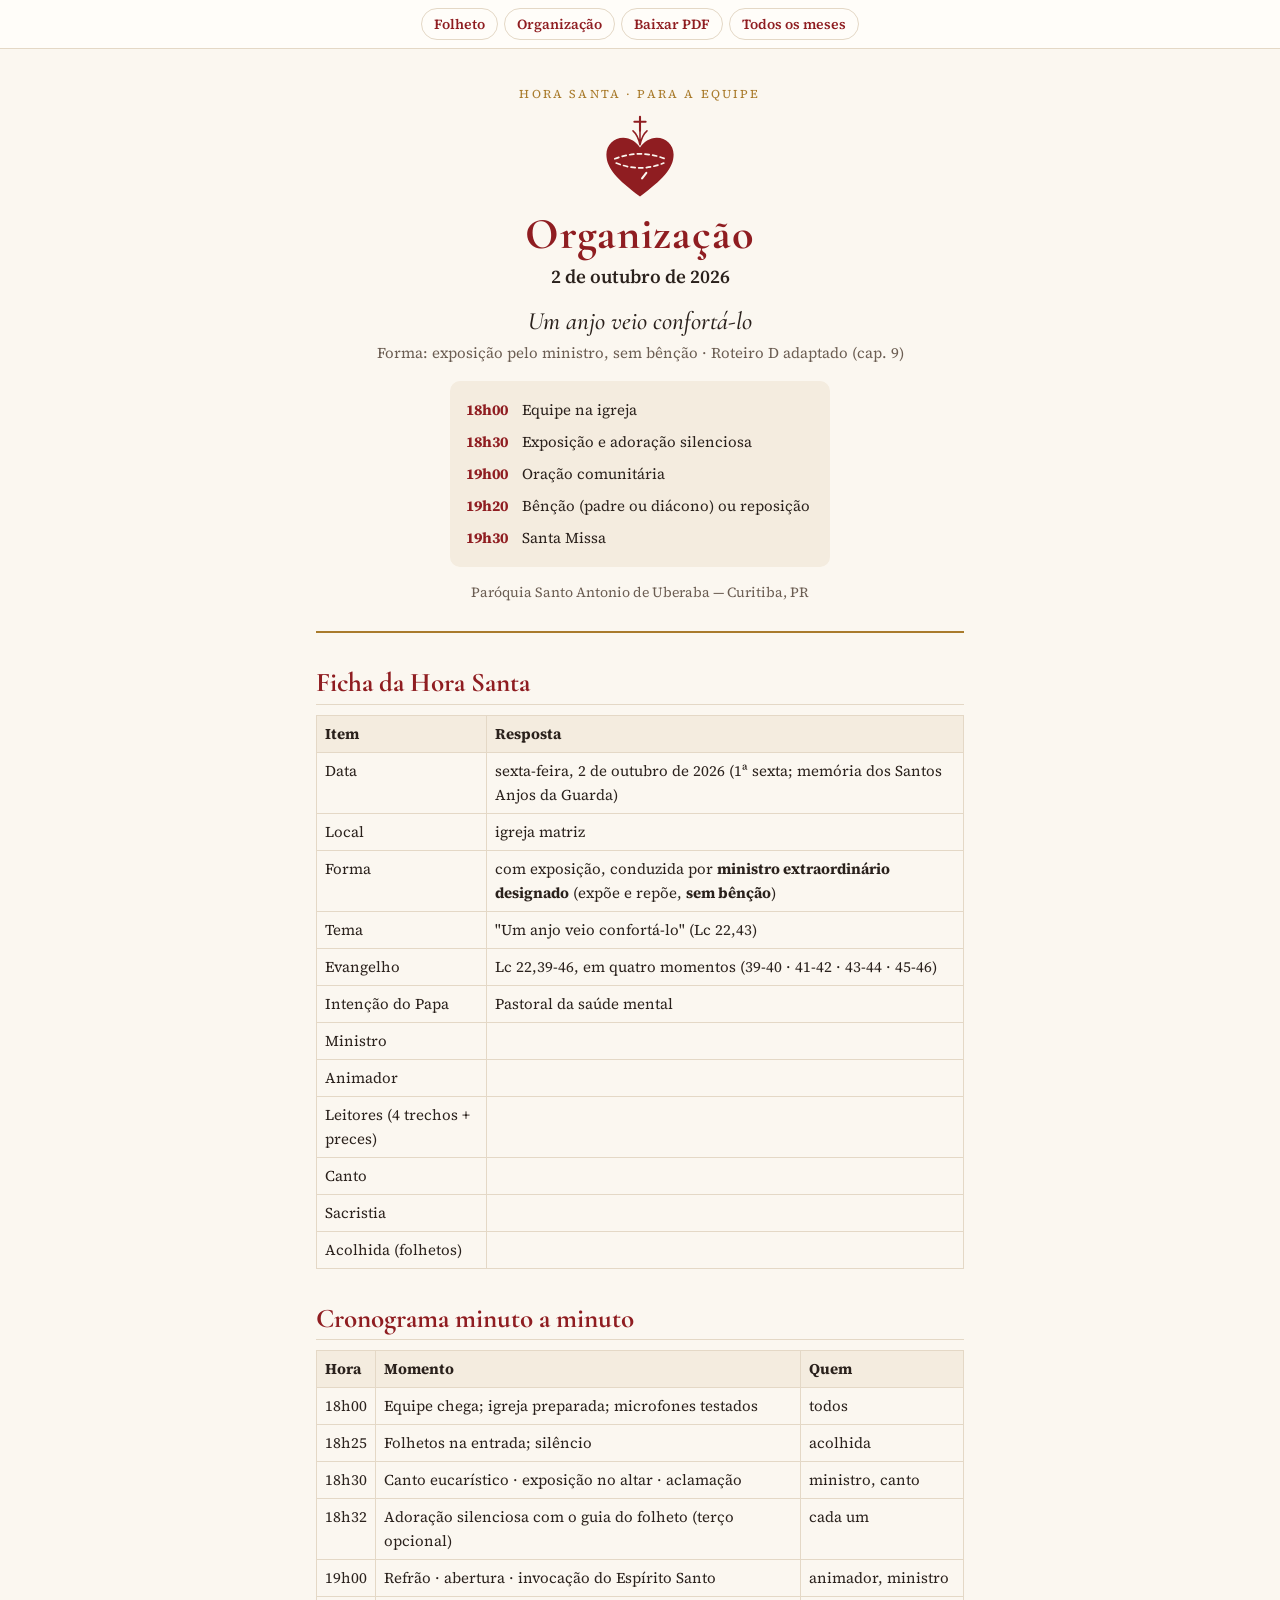
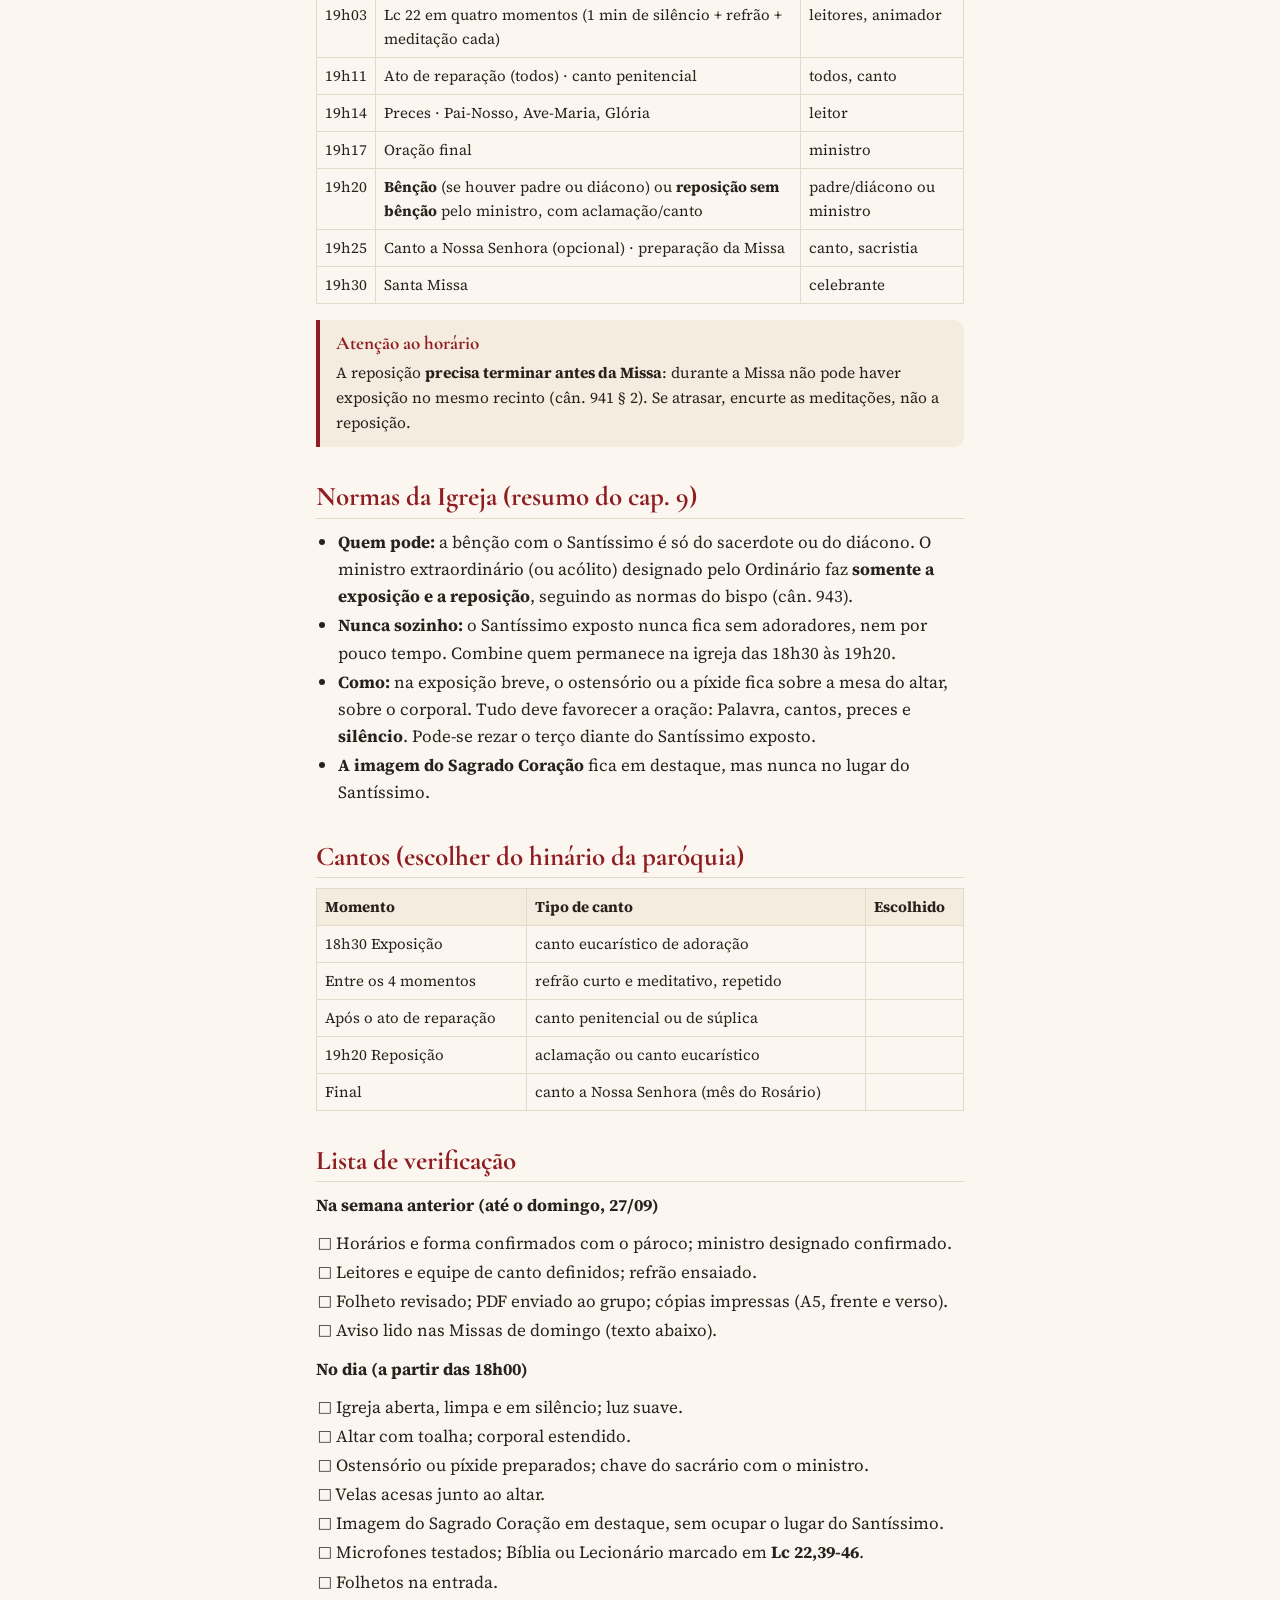
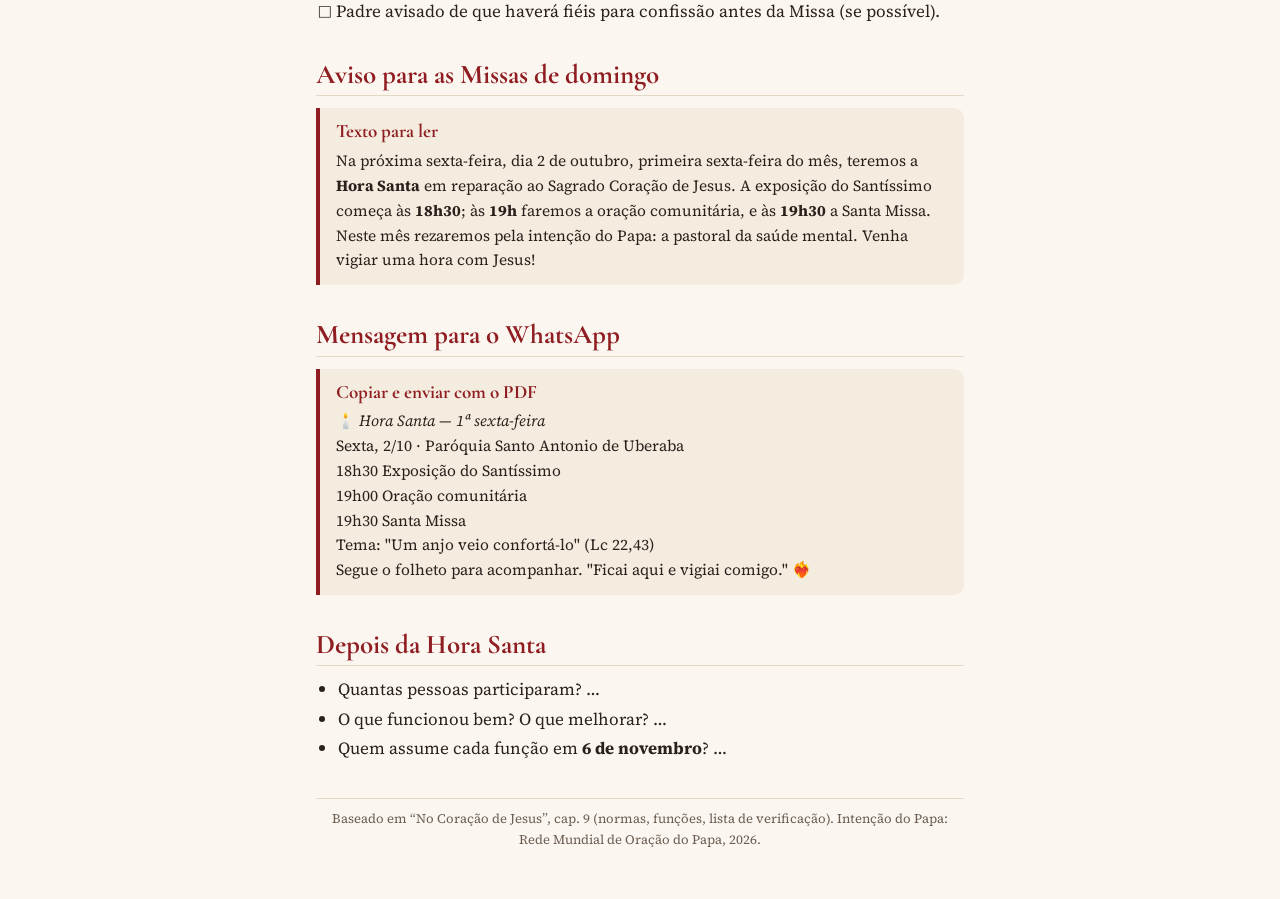
<file: 2026-10-02/organizacao.html>
<!doctype html>
<html lang="pt-BR">
<head>
<meta charset="utf-8">
<meta name="viewport" content="width=device-width, initial-scale=1">
<title>Organização — 2 de outubro de 2026</title>
<meta name="description" content="Um anjo veio confortá-lo">
<link rel="preconnect" href="https://fonts.googleapis.com">
<link href="https://fonts.googleapis.com/css2?family=Cormorant+Garamond:ital,wght@0,500;0,700;1,500&family=Source+Serif+4:ital,opsz,wght@0,8..60,400;0,8..60,600;1,8..60,400&display=swap" rel="stylesheet">
<style>:root {
  --papel: #fbf7f0; --tinta: #2a211c; --suave: #6b5d52; --linha: #e4d8c6;
  --rubi: #8f1d21; --ouro: #a97b2c; --caixa: #f4ecdf; --barra: #fffdf9;
}
@media (prefers-color-scheme: dark) {
  :root:not([data-theme="light"]) {
    --papel: #1b1614; --tinta: #efe6da; --suave: #b9aa9a; --linha: #3a302a;
    --rubi: #e0676b; --ouro: #d7a854; --caixa: #262019; --barra: #221c19;
  }
}
:root[data-theme="dark"] {
  --papel: #1b1614; --tinta: #efe6da; --suave: #b9aa9a; --linha: #3a302a;
  --rubi: #e0676b; --ouro: #d7a854; --caixa: #262019; --barra: #221c19;
}
* { box-sizing: border-box; }
html { -webkit-text-size-adjust: 100%; }
body {
  margin: 0; background: var(--papel); color: var(--tinta);
  font: 17px/1.6 "Source Serif 4", Georgia, "Palatino Linotype", serif;
}
main { max-width: 680px; margin: 0 auto; padding: 0 16px 48px; }
.barra {
  position: sticky; top: 0; z-index: 5; display: flex; gap: 6px; flex-wrap: wrap;
  justify-content: center; padding: 8px 12px; background: var(--barra);
  border-bottom: 1px solid var(--linha);
}
.barra a {
  font: 600 14px/1 "Source Serif 4", Georgia, serif; color: var(--rubi);
  text-decoration: none; padding: 8px 12px; border: 1px solid var(--linha); border-radius: 999px;
}
.barra a:hover { background: var(--caixa); }

/* capa */
.capa { text-align: center; padding: 36px 0 28px; border-bottom: 2px solid var(--ouro); margin-bottom: 18px; }
.capa.curta { border: 0; }
.emblema { width: 84px; height: 91px; color: var(--rubi); display: block; margin: 10px auto 4px; }
.capa h1 {
  font: 700 44px/1.05 "Cormorant Garamond", Georgia, serif; color: var(--rubi);
  margin: 6px 0 4px; letter-spacing: .02em;
}
.sobre { text-transform: uppercase; letter-spacing: .18em; font-size: 12px; color: var(--ouro); margin: 0; }
.data { font-size: 19px; font-weight: 600; margin: 4px 0 14px; }
.tema { font: italic 500 25px/1.25 "Cormorant Garamond", Georgia, serif; margin: 0 0 4px; }
.versiculo { color: var(--suave); font-size: 15px; margin: 0 0 16px; }
.programa {
  list-style: none; padding: 12px 16px; margin: 0 auto 14px; max-width: 380px; text-align: left;
  background: var(--caixa); border-radius: 10px; font-size: 15px;
}
.programa li { padding: 3px 0; }
.programa b { color: var(--rubi); display: inline-block; min-width: 52px; }
.paroquia { font-size: 14px; color: var(--suave); margin: 0; }

/* corpo */
h2 {
  font: 700 27px/1.2 "Cormorant Garamond", Georgia, serif; color: var(--rubi);
  margin: 34px 0 10px; padding-bottom: 4px; border-bottom: 1px solid var(--linha);
}
h3 { font: 700 21px/1.25 "Cormorant Garamond", Georgia, serif; margin: 22px 0 6px; color: var(--tinta); }
.hora {
  display: inline-block; font: 600 14px/1 "Source Serif 4", Georgia, serif; color: #fff;
  background: var(--rubi); padding: 5px 9px; border-radius: 6px; vertical-align: 4px; margin-right: 4px;
}
p { margin: 0 0 10px; }
.rubrica p { color: var(--rubi); font-style: italic; font-size: 15px; margin: 4px 0 8px; }
.fala { padding-left: 30px; text-indent: -30px; }
.fala p { margin: 0 0 8px; }
.quem { color: var(--rubi); font-weight: 600; display: inline-block; width: 26px; text-indent: 0; }
.todos p { font-weight: 600; }
.oracao, .nota {
  background: var(--caixa); border-left: 4px solid var(--ouro); border-radius: 0 10px 10px 0;
  padding: 12px 16px; margin: 12px 0 16px;
}
.nota, .oracao.curta { break-inside: avoid; }
.check ul { list-style: none; padding-left: 2px; }
.oracao .tit, .nota .tit {
  font: 700 19px/1.2 "Cormorant Garamond", Georgia, serif; color: var(--rubi); margin-bottom: 6px;
}
.nota { border-left-color: var(--rubi); font-size: 15.5px; }
.oracao p:last-child, .nota p:last-child { margin-bottom: 0; }
ul, ol { padding-left: 22px; margin: 0 0 12px; }
li { margin: 2px 0; }
table { width: 100%; border-collapse: collapse; font-size: 15px; margin: 8px 0 16px; }
th, td { border: 1px solid var(--linha); padding: 6px 8px; text-align: left; vertical-align: top; }
th { background: var(--caixa); }
.tabela { overflow-x: auto; }
hr { border: 0; border-top: 1px solid var(--linha); margin: 24px 0; }
a { color: var(--rubi); }
.rodape { margin-top: 36px; padding-top: 10px; border-top: 1px solid var(--linha); font-size: 13px; color: var(--suave); text-align: center; }

/* índice */
.arquivo { list-style: none; padding: 0; }
.arquivo li { border: 1px solid var(--linha); border-radius: 10px; padding: 12px 14px; margin: 10px 0; background: var(--caixa); }
.arquivo li > a { text-decoration: none; color: var(--tinta); display: block; }
.arquivo span { display: block; font-style: italic; color: var(--suave); }
.arquivo small { font-size: 14px; }

@media (max-width: 480px) {
  body { font-size: 16.5px; }
  .capa h1 { font-size: 38px; }
  table { font-size: 14px; }
}

/* impressão: A5, pronto para dobrar ou enviar */
@page { size: A5; margin: 13mm 12mm 14mm; }
@media print {
  :root { --papel: #fff; --tinta: #1d1714; --suave: #5c5047; --linha: #d9ccb8;
          --rubi: #8f1d21; --ouro: #a97b2c; --caixa: #f6efe4; }
  body { font-size: 10.6pt; line-height: 1.45; background: #fff; }
  main { max-width: none; padding: 0; }
  .barra { display: none; }
  .capa { min-height: 178mm; display: flex; flex-direction: column; justify-content: center;
          border-bottom: 0; break-after: page; padding: 0; }
  .emblema { width: 30mm; height: 33mm; }
  .capa h1 { font-size: 34pt; }
  h2 { font-size: 17pt; margin-top: 16pt; break-after: avoid; }
  h3 { font-size: 13.5pt; break-after: avoid; }
  .hora { font-size: 9pt; }
  .rubrica p { font-size: 9.5pt; }
  .quebra { break-after: page; }
  .nota, tr { break-inside: avoid; }
  .oracao { box-decoration-break: clone; -webkit-box-decoration-break: clone; }
  table { font-size: 9pt; }
  a { color: inherit; text-decoration: none; }
  * { -webkit-print-color-adjust: exact; print-color-adjust: exact; }
}
.proximas { padding-left: 20px; }
.proximas li { margin: 4px 0; }
.indice h2 { font-size: 24px; }
</style>
</head>
<body class="organizacao">
<nav class="barra"><a href="folheto.html">Folheto</a><a href="organizacao.html">Organização</a><a href="organizacao.pdf">Baixar PDF</a><a href="../index.html">Todos os meses</a></nav>
<main>

<header class="capa">
  <p class="sobre">Hora Santa · para a equipe</p>
  <svg class="emblema" viewBox="0 0 120 130" aria-hidden="true">
  <g fill="none" stroke="currentColor" stroke-width="2.2" stroke-linecap="round">
    <path d="M60 44 C60 44 57 30 50 24 M60 44 C60 44 63 30 70 24 M60 40 C60 40 60 26 60 18"/>
    <path d="M60 4 V24 M52 11 H68" stroke-width="3"/>
  </g>
  <path d="M60 118 C28 94 12 78 12 58 C12 44 23 34 36 34 C46 34 55 40 60 48 C65 40 74 34 84 34 C97 34 108 44 108 58 C108 78 92 94 60 118 Z"
        fill="currentColor"/>
  <g fill="none" stroke="#fbf7f0" stroke-width="2.4" stroke-linecap="round">
    <path d="M24 64 Q60 50 96 64" stroke-dasharray="6 5"/>
    <path d="M26 70 Q60 84 94 70" stroke-dasharray="6 5"/>
  </g>
  <path d="M63 92 l6 -8" stroke="#fbf7f0" stroke-width="3" stroke-linecap="round"/>
</svg>
  <h1>Organização</h1>
  <p class="data">2 de outubro de 2026</p>
  <p class="tema">Um anjo veio confortá-lo</p>
  <p class="versiculo">Forma: exposição pelo ministro, sem bênção · Roteiro D adaptado (cap. 9)</p>
  <ul class="programa"><li><b>18h00</b> Equipe na igreja</li><li><b>18h30</b> Exposição e adoração silenciosa</li><li><b>19h00</b> Oração comunitária</li><li><b>19h20</b> Bênção (padre ou diácono) ou reposição</li><li><b>19h30</b> Santa Missa</li></ul>
  <p class="paroquia">Paróquia Santo Antonio de Uberaba — Curitiba, PR</p>
</header>
<article>
<h2>Ficha da Hora Santa</h2>
<table>
<thead>
<tr>
<th>Item</th>
<th>Resposta</th>
</tr>
</thead>
<tbody>
<tr>
<td>Data</td>
<td>sexta-feira, 2 de outubro de 2026 (1ª sexta; memória dos Santos Anjos da Guarda)</td>
</tr>
<tr>
<td>Local</td>
<td>igreja matriz</td>
</tr>
<tr>
<td>Forma</td>
<td>com exposição, conduzida por <strong>ministro extraordinário designado</strong> (expõe e repõe, <strong>sem bênção</strong>)</td>
</tr>
<tr>
<td>Tema</td>
<td>"Um anjo veio confortá-lo" (Lc 22,43)</td>
</tr>
<tr>
<td>Evangelho</td>
<td>Lc 22,39-46, em quatro momentos (39-40 · 41-42 · 43-44 · 45-46)</td>
</tr>
<tr>
<td>Intenção do Papa</td>
<td>Pastoral da saúde mental</td>
</tr>
<tr>
<td>Ministro</td>
<td></td>
</tr>
<tr>
<td>Animador</td>
<td></td>
</tr>
<tr>
<td>Leitores (4 trechos + preces)</td>
<td></td>
</tr>
<tr>
<td>Canto</td>
<td></td>
</tr>
<tr>
<td>Sacristia</td>
<td></td>
</tr>
<tr>
<td>Acolhida (folhetos)</td>
<td></td>
</tr>
</tbody>
</table>
<h2>Cronograma minuto a minuto</h2>
<table>
<thead>
<tr>
<th>Hora</th>
<th>Momento</th>
<th>Quem</th>
</tr>
</thead>
<tbody>
<tr>
<td>18h00</td>
<td>Equipe chega; igreja preparada; microfones testados</td>
<td>todos</td>
</tr>
<tr>
<td>18h25</td>
<td>Folhetos na entrada; silêncio</td>
<td>acolhida</td>
</tr>
<tr>
<td>18h30</td>
<td>Canto eucarístico · exposição no altar · aclamação</td>
<td>ministro, canto</td>
</tr>
<tr>
<td>18h32</td>
<td>Adoração silenciosa com o guia do folheto (terço opcional)</td>
<td>cada um</td>
</tr>
<tr>
<td>19h00</td>
<td>Refrão · abertura · invocação do Espírito Santo</td>
<td>animador, ministro</td>
</tr>
<tr>
<td>19h03</td>
<td>Lc 22 em quatro momentos (1 min de silêncio + refrão + meditação cada)</td>
<td>leitores, animador</td>
</tr>
<tr>
<td>19h11</td>
<td>Ato de reparação (todos) · canto penitencial</td>
<td>todos, canto</td>
</tr>
<tr>
<td>19h14</td>
<td>Preces · Pai-Nosso, Ave-Maria, Glória</td>
<td>leitor</td>
</tr>
<tr>
<td>19h17</td>
<td>Oração final</td>
<td>ministro</td>
</tr>
<tr>
<td>19h20</td>
<td><strong>Bênção</strong> (se houver padre ou diácono) ou <strong>reposição sem bênção</strong> pelo ministro, com aclamação/canto</td>
<td>padre/diácono ou ministro</td>
</tr>
<tr>
<td>19h25</td>
<td>Canto a Nossa Senhora (opcional) · preparação da Missa</td>
<td>canto, sacristia</td>
</tr>
<tr>
<td>19h30</td>
<td>Santa Missa</td>
<td>celebrante</td>
</tr>
</tbody>
</table>
<div class="nota">
<p class="tit">Atenção ao horário</p>
<p>A reposição <strong>precisa terminar antes da Missa</strong>: durante a Missa não pode haver exposição no mesmo recinto (cân. 941 § 2). Se atrasar, encurte as meditações, não a reposição.</p>
</div>
<h2>Normas da Igreja (resumo do cap. 9)</h2>
<ul>
<li><strong>Quem pode:</strong> a bênção com o Santíssimo é só do sacerdote ou do diácono. O ministro extraordinário (ou acólito) designado pelo Ordinário faz <strong>somente a exposição e a reposição</strong>, seguindo as normas do bispo (cân. 943).</li>
<li><strong>Nunca sozinho:</strong> o Santíssimo exposto nunca fica sem adoradores, nem por pouco tempo. Combine quem permanece na igreja das 18h30 às 19h20.</li>
<li><strong>Como:</strong> na exposição breve, o ostensório ou a píxide fica sobre a mesa do altar, sobre o corporal. Tudo deve favorecer a oração: Palavra, cantos, preces e <strong>silêncio</strong>. Pode-se rezar o terço diante do Santíssimo exposto.</li>
<li><strong>A imagem do Sagrado Coração</strong> fica em destaque, mas nunca no lugar do Santíssimo.</li>
</ul>
<h2>Cantos (escolher do hinário da paróquia)</h2>
<table>
<thead>
<tr>
<th>Momento</th>
<th>Tipo de canto</th>
<th>Escolhido</th>
</tr>
</thead>
<tbody>
<tr>
<td>18h30 Exposição</td>
<td>canto eucarístico de adoração</td>
<td></td>
</tr>
<tr>
<td>Entre os 4 momentos</td>
<td>refrão curto e meditativo, repetido</td>
<td></td>
</tr>
<tr>
<td>Após o ato de reparação</td>
<td>canto penitencial ou de súplica</td>
<td></td>
</tr>
<tr>
<td>19h20 Reposição</td>
<td>aclamação ou canto eucarístico</td>
<td></td>
</tr>
<tr>
<td>Final</td>
<td>canto a Nossa Senhora (mês do Rosário)</td>
<td></td>
</tr>
</tbody>
</table>
<h2>Lista de verificação</h2>
<p><strong>Na semana anterior (até o domingo, 27/09)</strong></p>
<div class="check">
<ul>
<li>☐ Horários e forma confirmados com o pároco; ministro designado confirmado.</li>
<li>☐ Leitores e equipe de canto definidos; refrão ensaiado.</li>
<li>☐ Folheto revisado; PDF enviado ao grupo; cópias impressas (A5, frente e verso).</li>
<li>☐ Aviso lido nas Missas de domingo (texto abaixo).</li>
</ul>
</div>
<p><strong>No dia (a partir das 18h00)</strong></p>
<div class="check">
<ul>
<li>☐ Igreja aberta, limpa e em silêncio; luz suave.</li>
<li>☐ Altar com toalha; corporal estendido.</li>
<li>☐ Ostensório ou píxide preparados; chave do sacrário com o ministro.</li>
<li>☐ Velas acesas junto ao altar.</li>
<li>☐ Imagem do Sagrado Coração em destaque, sem ocupar o lugar do Santíssimo.</li>
<li>☐ Microfones testados; Bíblia ou Lecionário marcado em <strong>Lc 22,39-46</strong>.</li>
<li>☐ Folhetos na entrada.</li>
<li>☐ Padre avisado de que haverá fiéis para confissão antes da Missa (se possível).</li>
</ul>
</div>
<h2>Aviso para as Missas de domingo</h2>
<div class="nota">
<p class="tit">Texto para ler</p>
<p>Na próxima sexta-feira, dia 2 de outubro, primeira sexta-feira do mês, teremos a <strong>Hora Santa</strong> em reparação ao Sagrado Coração de Jesus. A exposição do Santíssimo começa às <strong>18h30</strong>; às <strong>19h</strong> faremos a oração comunitária, e às <strong>19h30</strong> a Santa Missa. Neste mês rezaremos pela intenção do Papa: a pastoral da saúde mental. Venha vigiar uma hora com Jesus!</p>
</div>
<h2>Mensagem para o WhatsApp</h2>
<div class="nota">
<p class="tit">Copiar e enviar com o PDF</p>
<p>🕯️ <em>Hora Santa — 1ª sexta-feira</em><br />
Sexta, 2/10 · Paróquia Santo Antonio de Uberaba<br />
18h30 Exposição do Santíssimo<br />
19h00 Oração comunitária<br />
19h30 Santa Missa<br />
Tema: "Um anjo veio confortá-lo" (Lc 22,43)<br />
Segue o folheto para acompanhar. "Ficai aqui e vigiai comigo." ❤️‍🔥</p>
</div>
<h2>Depois da Hora Santa</h2>
<ul>
<li>Quantas pessoas participaram? …</li>
<li>O que funcionou bem? O que melhorar? …</li>
<li>Quem assume cada função em <strong>6 de novembro</strong>? …</li>
</ul>
</article>
<footer class="rodape">Baseado em “No Coração de Jesus”, cap. 9 (normas, funções, lista de verificação). Intenção do Papa: Rede Mundial de Oração do Papa, 2026.</footer>
</main>
</body>
</html>
</file>
